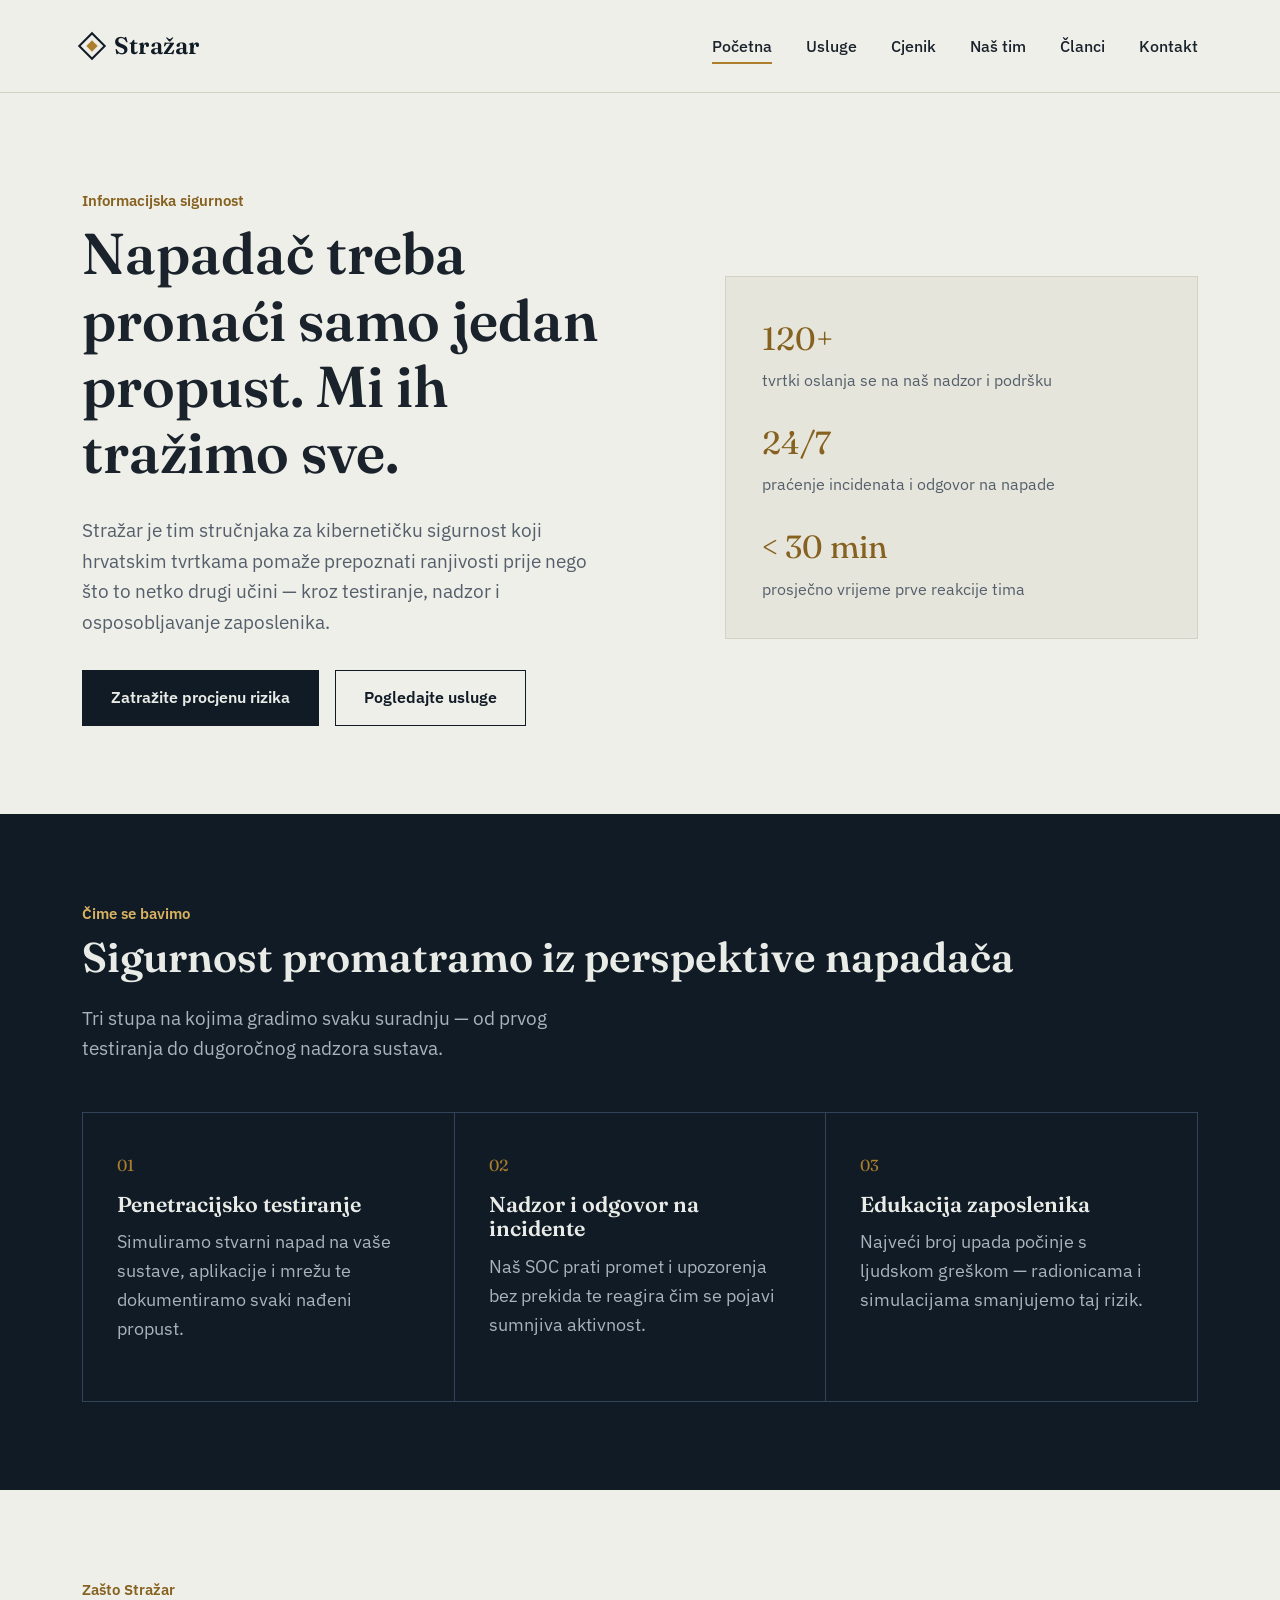
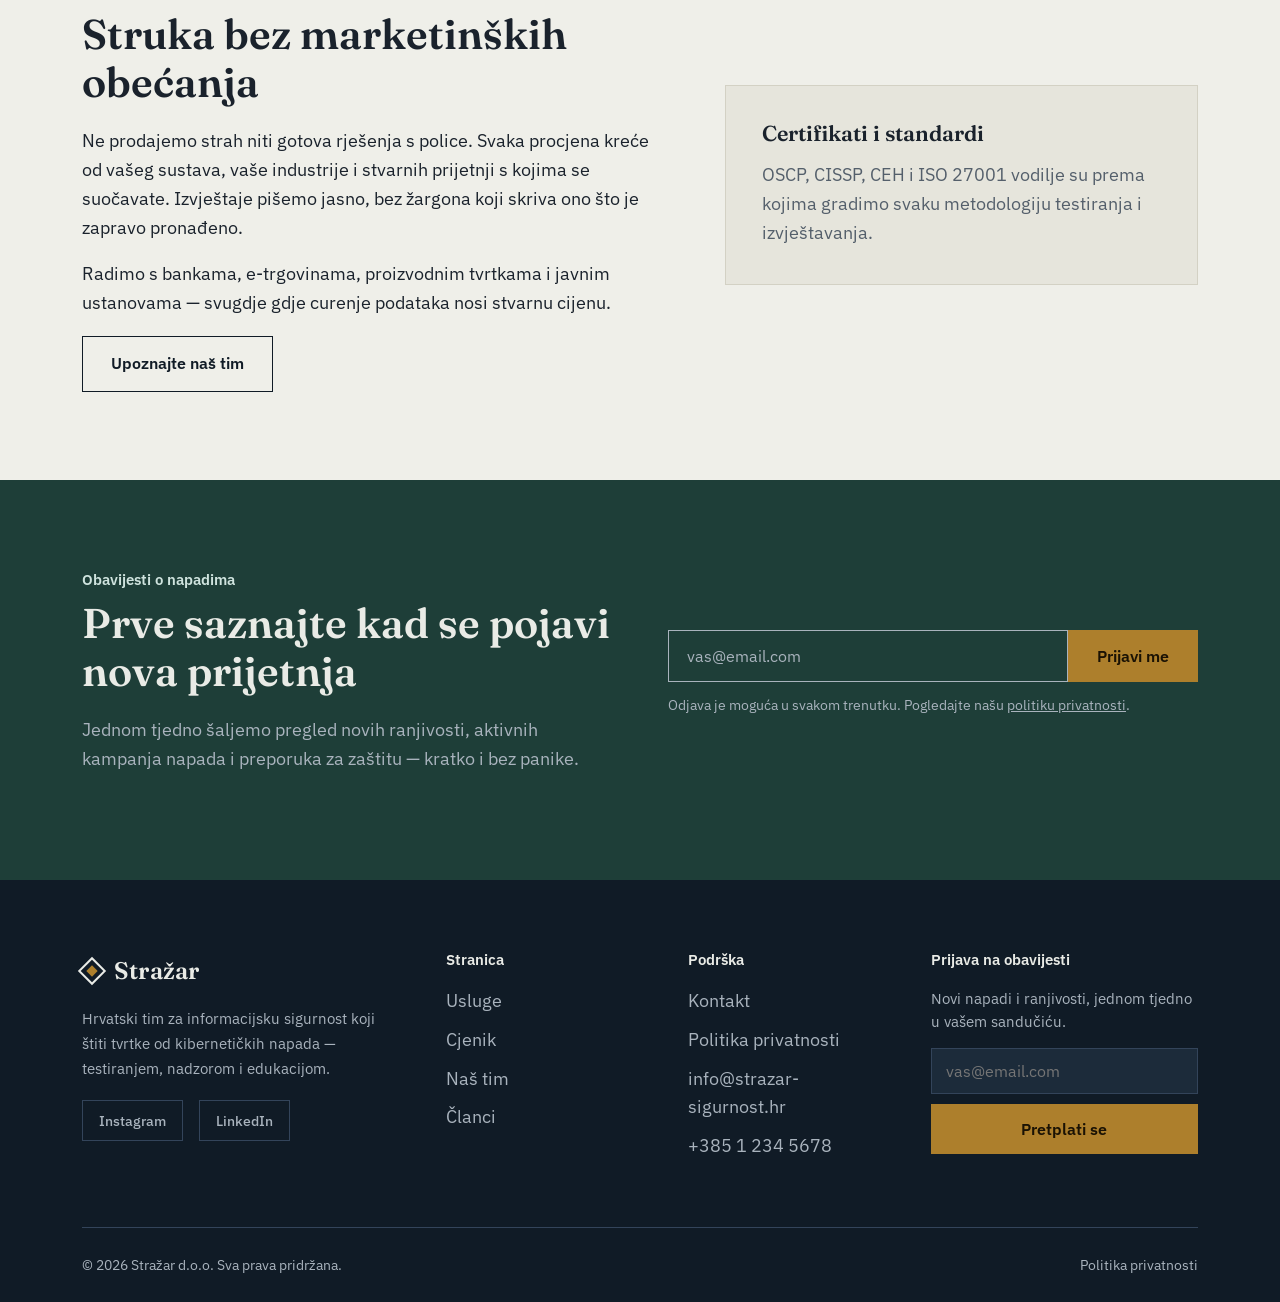
<file: index.html>
<!DOCTYPE html>
<html lang="hr">
<head>
    <meta charset="UTF-8">
    <meta name="viewport" content="width=device-width, initial-scale=1.0">
    <title>Stražar — informacijska sigurnost za tvrtke</title>
    <meta name="description" content="Stražar štiti hrvatske tvrtke od kibernetičkih napada kroz penetracijsko testiranje, 24/7 nadzor i edukaciju zaposlenika.">
    <link rel="preconnect" href="https://fonts.googleapis.com">
    <link rel="preconnect" href="https://fonts.gstatic.com" crossorigin>
    <link href="https://fonts.googleapis.com/css2?family=Fraunces:opsz,wght@9..144,500;9..144,600&family=IBM+Plex+Sans:wght@400;500;600&display=swap" rel="stylesheet">
    <link rel="stylesheet" href="style.css">
</head>
<body>

<header class="site-header">
    <div class="wrap">
        <a href="index.html" class="logo"><span class="logo-mark"></span>Stražar</a>
        <input type="checkbox" id="nav-toggle">
        <label for="nav-toggle" class="nav-toggle-label" aria-label="Otvori izbornik"><span></span></label>
        <nav class="main-nav">
            <ul>
                <li><a href="index.html" class="active">Početna</a></li>
                <li><a href="usluge.html">Usluge</a></li>
                <li><a href="cjenik.html">Cjenik</a></li>
                <li><a href="tim.html">Naš tim</a></li>
                <li><a href="clanci.html">Članci</a></li>
                <li><a href="kontakt.html">Kontakt</a></li>
            </ul>
        </nav>
    </div>
</header>

<main>

    <section class="hero">
        <div class="wrap">
            <div>
                <p class="eyebrow">Informacijska sigurnost</p>
                <h1>Napadač treba pronaći samo jedan propust. Mi ih tražimo sve.</h1>
                <p class="lede">Stražar je tim stručnjaka za kibernetičku sigurnost koji hrvatskim tvrtkama pomaže prepoznati ranjivosti prije nego što to netko drugi učini — kroz testiranje, nadzor i osposobljavanje zaposlenika.</p>
                <div class="hero-actions">
                    <a href="kontakt.html" class="btn">Zatražite procjenu rizika</a>
                    <a href="usluge.html" class="btn secondary">Pogledajte usluge</a>
                </div>
            </div>
            <div class="hero-panel">
                <dl>
                    <div>
                        <dt>120+</dt>
                        <dd>tvrtki oslanja se na naš nadzor i podršku</dd>
                    </div>
                    <div>
                        <dt>24/7</dt>
                        <dd>praćenje incidenata i odgovor na napade</dd>
                    </div>
                    <div>
                        <dt>&lt; 30 min</dt>
                        <dd>prosječno vrijeme prve reakcije tima</dd>
                    </div>
                </dl>
            </div>
        </div>
    </section>

    <section class="section-ink">
        <div class="wrap">
            <p class="eyebrow" style="color:#d9b25f;">Čime se bavimo</p>
            <h2>Sigurnost promatramo iz perspektive napadača</h2>
            <p class="lede" style="color:var(--text-on-ink-muted);">Tri stupa na kojima gradimo svaku suradnju — od prvog testiranja do dugoročnog nadzora sustava.</p>
            <div class="grid-3">
                <div class="card">
                    <p class="num">01</p>
                    <h3>Penetracijsko testiranje</h3>
                    <p style="color:var(--text-on-ink-muted);">Simuliramo stvarni napad na vaše sustave, aplikacije i mrežu te dokumentiramo svaki nađeni propust.</p>
                </div>
                <div class="card">
                    <p class="num">02</p>
                    <h3>Nadzor i odgovor na incidente</h3>
                    <p style="color:var(--text-on-ink-muted);">Naš SOC prati promet i upozorenja bez prekida te reagira čim se pojavi sumnjiva aktivnost.</p>
                </div>
                <div class="card">
                    <p class="num">03</p>
                    <h3>Edukacija zaposlenika</h3>
                    <p style="color:var(--text-on-ink-muted);">Najveći broj upada počinje s ljudskom greškom — radionicama i simulacijama smanjujemo taj rizik.</p>
                </div>
            </div>
        </div>
    </section>

    <section>
        <div class="wrap">
            <div class="hero" style="padding:0;">
                <div class="wrap" style="padding:0;">
                    <div>
                        <p class="eyebrow">Zašto Stražar</p>
                        <h2>Struka bez marketinških obećanja</h2>
                        <p>Ne prodajemo strah niti gotova rješenja s police. Svaka procjena kreće od vašeg sustava, vaše industrije i stvarnih prijetnji s kojima se suočavate. Izvještaje pišemo jasno, bez žargona koji skriva ono što je zapravo pronađeno.</p>
                        <p>Radimo s bankama, e-trgovinama, proizvodnim tvrtkama i javnim ustanovama — svugdje gdje curenje podataka nosi stvarnu cijenu.</p>
                        <a href="tim.html" class="btn secondary">Upoznajte naš tim</a>
                    </div>
                    <div class="hero-panel">
                        <h3 style="margin-bottom:14px;">Certifikati i standardi</h3>
                        <p style="color:var(--text-muted);margin-bottom:0;">OSCP, CISSP, CEH i ISO 27001 vodilje su prema kojima gradimo svaku metodologiju testiranja i izvještavanja.</p>
                    </div>
                </div>
            </div>
        </div>
    </section>

    <section class="section-teal">
        <div class="wrap">
            <div class="newsletter">
                <div>
                    <p class="eyebrow" style="color:#cfe3de;">Obavijesti o napadima</p>
                    <h2>Prve saznajte kad se pojavi nova prijetnja</h2>
                    <p style="color:var(--text-on-ink-muted);">Jednom tjedno šaljemo pregled novih ranjivosti, aktivnih kampanja napada i preporuka za zaštitu — kratko i bez panike.</p>
                </div>
                <div>
                    <form class="newsletter-form" action="#" method="post">
                        <label for="hero-newsletter-email" style="display:none;">Email adresa</label>
                        <input type="email" id="hero-newsletter-email" name="email" placeholder="vas@email.com" required>
                        <button type="submit" class="btn on-ink">Prijavi me</button>
                    </form>
                    <p class="newsletter-fine">Odjava je moguća u svakom trenutku. Pogledajte našu <a href="privatnost.html" style="text-decoration:underline;">politiku privatnosti</a>.</p>
                </div>
            </div>
        </div>
    </section>

</main>

<footer class="site-footer">
    <div class="wrap">
        <div class="footer-grid">
            <div class="footer-about">
                <a href="index.html" class="logo"><span class="logo-mark"></span>Stražar</a>
                <p>Hrvatski tim za informacijsku sigurnost koji štiti tvrtke od kibernetičkih napada — testiranjem, nadzorom i edukacijom.</p>
                <div class="social-links">
                    <a href="https://instagram.com/strazar.si" target="_blank" rel="noopener">Instagram</a>
                    <a href="https://linkedin.com/company/strazar-si" target="_blank" rel="noopener">LinkedIn</a>
                </div>
            </div>
            <div class="footer-links">
                <h4>Stranica</h4>
                <ul>
                    <li><a href="usluge.html">Usluge</a></li>
                    <li><a href="cjenik.html">Cjenik</a></li>
                    <li><a href="tim.html">Naš tim</a></li>
                    <li><a href="clanci.html">Članci</a></li>
                </ul>
            </div>
            <div class="footer-links">
                <h4>Podrška</h4>
                <ul>
                    <li><a href="kontakt.html">Kontakt</a></li>
                    <li><a href="privatnost.html">Politika privatnosti</a></li>
                    <li><a href="mailto:info@strazar-sigurnost.hr">info@strazar-sigurnost.hr</a></li>
                    <li><a href="tel:+38512345678">+385 1 234 5678</a></li>
                </ul>
            </div>
            <div class="footer-newsletter">
                <h4>Prijava na obavijesti</h4>
                <p style="font-size:0.92rem;margin-bottom:14px;">Novi napadi i ranjivosti, jednom tjedno u vašem sandučiću.</p>
                <form action="#" method="post">
                    <label for="footer-email" style="display:none;">Email adresa</label>
                    <input type="email" id="footer-email" name="email" placeholder="vas@email.com" required>
                    <button type="submit" class="btn on-ink">Pretplati se</button>
                </form>
            </div>
        </div>
        <div class="footer-bottom">
            <span>© 2026 Stražar d.o.o. Sva prava pridržana.</span>
            <span><a href="privatnost.html">Politika privatnosti</a></span>
        </div>
    </div>
</footer>

</body>
</html>
</file>
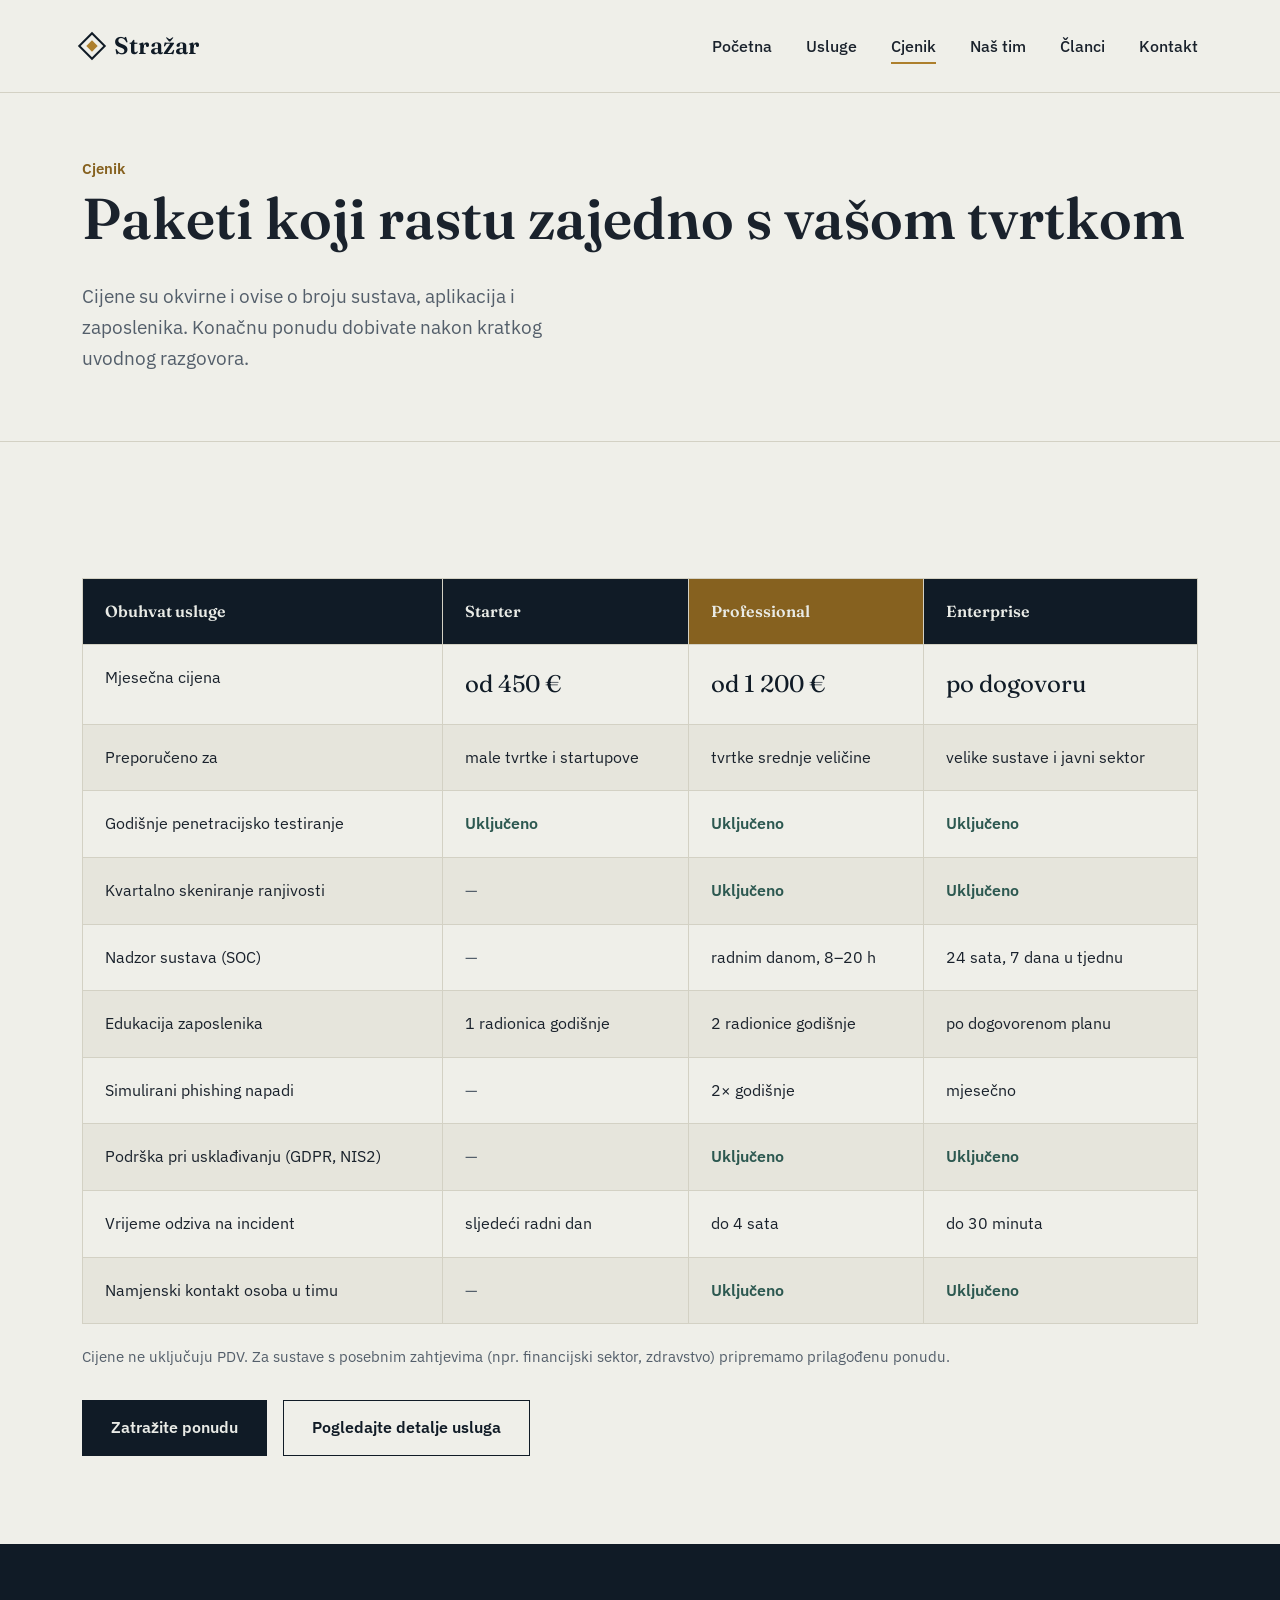
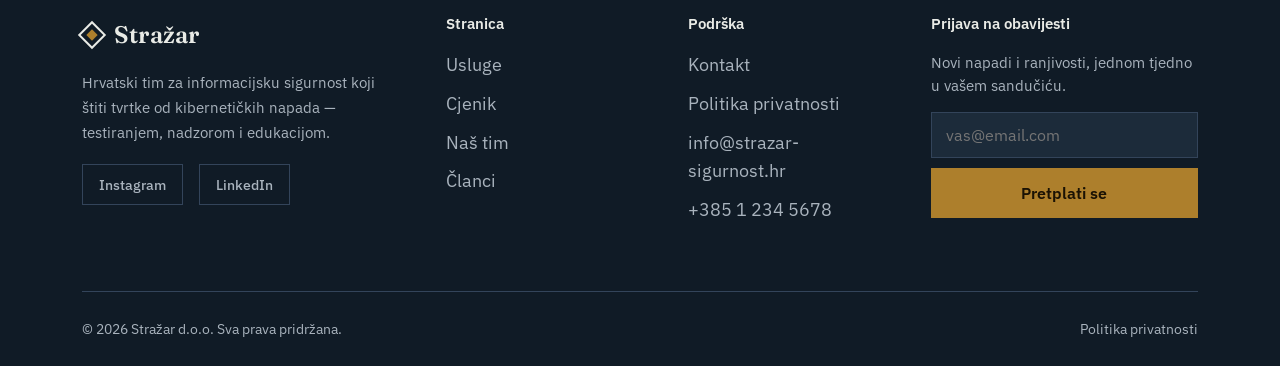
<file: cjenik.html>
<!-- TSD-4RT | AB | 22.09.2026. -->
<!DOCTYPE html>
<html lang="hr">
<head>
    <meta charset="UTF-8">
    <meta name="viewport" content="width=device-width, initial-scale=1.0">
    <title>Cjenik — Stražar</title>
    <meta name="description" content="Tri paketa usluga informacijske sigurnosti prilagođena veličini vaše tvrtke.">
    <link rel="preconnect" href="https://fonts.googleapis.com">
    <link rel="preconnect" href="https://fonts.gstatic.com" crossorigin>
    <link href="https://fonts.googleapis.com/css2?family=Fraunces:opsz,wght@9..144,500;9..144,600&family=IBM+Plex+Sans:wght@400;500;600&display=swap" rel="stylesheet">
    <link rel="stylesheet" href="style.css">
</head>
<body>

<header class="site-header">
    <div class="wrap">
        <a href="index.html" class="logo"><span class="logo-mark"></span>Stražar</a>
        <input type="checkbox" id="nav-toggle">
        <label for="nav-toggle" class="nav-toggle-label" aria-label="Otvori izbornik"><span></span></label>
        <nav class="main-nav">
            <ul>
                <li><a href="index.html">Početna</a></li>
                <li><a href="usluge.html">Usluge</a></li>
                <li><a href="cjenik.html" class="active">Cjenik</a></li>
                <li><a href="tim.html">Naš tim</a></li>
                <li><a href="clanci.html">Članci</a></li>
                <li><a href="kontakt.html">Kontakt</a></li>
            </ul>
        </nav>
    </div>
</header>

<main>

    <section class="page-head">
        <div class="wrap">
            <p class="eyebrow">Cjenik</p>
            <h1>Paketi koji rastu zajedno s vašom tvrtkom</h1>
            <p class="lede">Cijene su okvirne i ovise o broju sustava, aplikacija i zaposlenika. Konačnu ponudu dobivate nakon kratkog uvodnog razgovora.</p>
        </div>
    </section>

    <section>
        <div class="wrap">
            <table class="pricing-table">
                <thead>
                    <tr>
                        <th>Obuhvat usluge</th>
                        <th>Starter</th>
                        <th class="featured">Professional</th>
                        <th>Enterprise</th>
                    </tr>
                </thead>
                <tbody>
                    <tr>
                        <td>Mjesečna cijena</td>
                        <td class="price">od 450 €</td>
                        <td class="price">od 1 200 €</td>
                        <td class="price">po dogovoru</td>
                    </tr>
                    <tr>
                        <td>Preporučeno za</td>
                        <td>male tvrtke i startupove</td>
                        <td>tvrtke srednje veličine</td>
                        <td>velike sustave i javni sektor</td>
                    </tr>
                    <tr>
                        <td>Godišnje penetracijsko testiranje</td>
                        <td class="check">Uključeno</td>
                        <td class="check">Uključeno</td>
                        <td class="check">Uključeno</td>
                    </tr>
                    <tr>
                        <td>Kvartalno skeniranje ranjivosti</td>
                        <td class="dash">—</td>
                        <td class="check">Uključeno</td>
                        <td class="check">Uključeno</td>
                    </tr>
                    <tr>
                        <td>Nadzor sustava (SOC)</td>
                        <td class="dash">—</td>
                        <td>radnim danom, 8–20 h</td>
                        <td>24 sata, 7 dana u tjednu</td>
                    </tr>
                    <tr>
                        <td>Edukacija zaposlenika</td>
                        <td>1 radionica godišnje</td>
                        <td>2 radionice godišnje</td>
                        <td>po dogovorenom planu</td>
                    </tr>
                    <tr>
                        <td>Simulirani phishing napadi</td>
                        <td class="dash">—</td>
                        <td>2× godišnje</td>
                        <td>mjesečno</td>
                    </tr>
                    <tr>
                        <td>Podrška pri usklađivanju (GDPR, NIS2)</td>
                        <td class="dash">—</td>
                        <td class="check">Uključeno</td>
                        <td class="check">Uključeno</td>
                    </tr>
                    <tr>
                        <td>Vrijeme odziva na incident</td>
                        <td>sljedeći radni dan</td>
                        <td>do 4 sata</td>
                        <td>do 30 minuta</td>
                    </tr>
                    <tr>
                        <td>Namjenski kontakt osoba u timu</td>
                        <td class="dash">—</td>
                        <td class="check">Uključeno</td>
                        <td class="check">Uključeno</td>
                    </tr>
                </tbody>
            </table>
            <p class="pricing-note">Cijene ne uključuju PDV. Za sustave s posebnim zahtjevima (npr. financijski sektor, zdravstvo) pripremamo prilagođenu ponudu.</p>
            <div class="hero-actions" style="margin-top:32px;">
                <a href="kontakt.html" class="btn">Zatražite ponudu</a>
                <a href="usluge.html" class="btn secondary">Pogledajte detalje usluga</a>
            </div>
        </div>
    </section>

</main>

<footer class="site-footer">
    <div class="wrap">
        <div class="footer-grid">
            <div class="footer-about">
                <a href="index.html" class="logo"><span class="logo-mark"></span>Stražar</a>
                <p>Hrvatski tim za informacijsku sigurnost koji štiti tvrtke od kibernetičkih napada — testiranjem, nadzorom i edukacijom.</p>
                <div class="social-links">
                    <a href="https://instagram.com/strazar.si" target="_blank" rel="noopener">Instagram</a>
                    <a href="https://linkedin.com/company/strazar-si" target="_blank" rel="noopener">LinkedIn</a>
                </div>
            </div>
            <div class="footer-links">
                <h4>Stranica</h4>
                <ul>
                    <li><a href="usluge.html">Usluge</a></li>
                    <li><a href="cjenik.html">Cjenik</a></li>
                    <li><a href="tim.html">Naš tim</a></li>
                    <li><a href="clanci.html">Članci</a></li>
                </ul>
            </div>
            <div class="footer-links">
                <h4>Podrška</h4>
                <ul>
                    <li><a href="kontakt.html">Kontakt</a></li>
                    <li><a href="privatnost.html">Politika privatnosti</a></li>
                    <li><a href="mailto:info@strazar-sigurnost.hr">info@strazar-sigurnost.hr</a></li>
                    <li><a href="tel:+38512345678">+385 1 234 5678</a></li>
                </ul>
            </div>
            <div class="footer-newsletter">
                <h4>Prijava na obavijesti</h4>
                <p style="font-size:0.92rem;margin-bottom:14px;">Novi napadi i ranjivosti, jednom tjedno u vašem sandučiću.</p>
                <form action="#" method="post">
                    <label for="footer-email" style="display:none;">Email adresa</label>
                    <input type="email" id="footer-email" name="email" placeholder="vas@email.com" required>
                    <button type="submit" class="btn on-ink">Pretplati se</button>
                </form>
            </div>
        </div>
        <div class="footer-bottom">
            <span>© 2026 Stražar d.o.o. Sva prava pridržana.</span>
            <span><a href="privatnost.html">Politika privatnosti</a></span>
        </div>
    </div>
</footer>

</body>
</html>
</file>
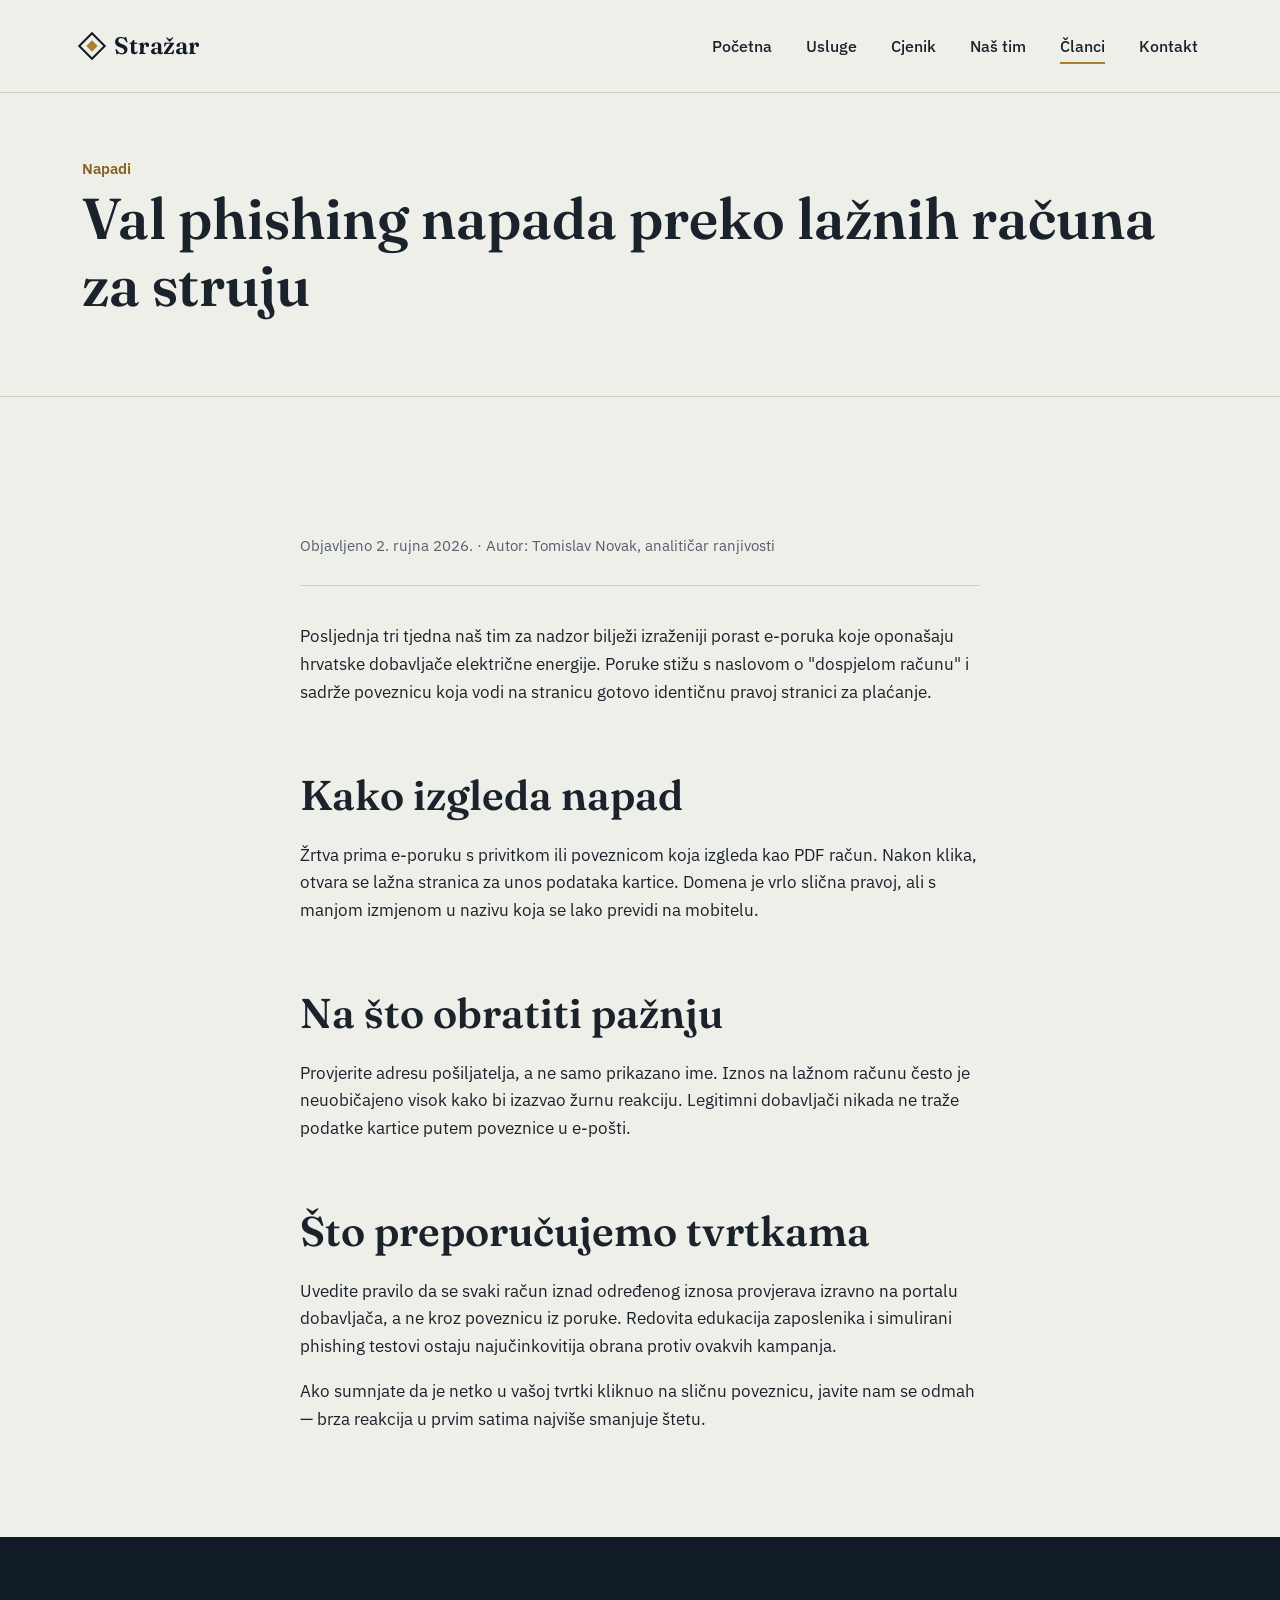
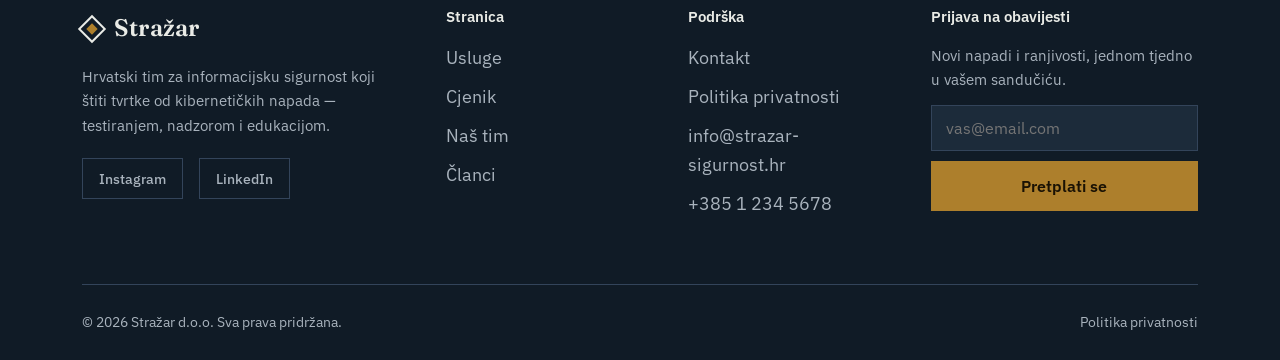
<file: clanak-1.html>
<!-- TSD-4RT | AB | 22.09.2026. -->
<!DOCTYPE html>
<html lang="hr">
<head>
    <meta charset="UTF-8">
    <meta name="viewport" content="width=device-width, initial-scale=1.0">
    <title>Val phishing napada preko lažnih računa za struju — Stražar</title>
    <meta name="description" content="Kako prepoznati lažne račune za struju koji kruže hrvatskim inboxovima posljednjih tjedana.">
    <link rel="preconnect" href="https://fonts.googleapis.com">
    <link rel="preconnect" href="https://fonts.gstatic.com" crossorigin>
    <link href="https://fonts.googleapis.com/css2?family=Fraunces:opsz,wght@9..144,500;9..144,600&family=IBM+Plex+Sans:wght@400;500;600&display=swap" rel="stylesheet">
    <link rel="stylesheet" href="style.css">
</head>
<body>

<header class="site-header">
    <div class="wrap">
        <a href="index.html" class="logo"><span class="logo-mark"></span>Stražar</a>
        <input type="checkbox" id="nav-toggle">
        <label for="nav-toggle" class="nav-toggle-label" aria-label="Otvori izbornik"><span></span></label>
        <nav class="main-nav">
            <ul>
                <li><a href="index.html">Početna</a></li>
                <li><a href="usluge.html">Usluge</a></li>
                <li><a href="cjenik.html">Cjenik</a></li>
                <li><a href="tim.html">Naš tim</a></li>
                <li><a href="clanci.html" class="active">Članci</a></li>
                <li><a href="kontakt.html">Kontakt</a></li>
            </ul>
        </nav>
    </div>
</header>

<main>
    <section class="page-head">
        <div class="wrap">
            <p class="eyebrow">Napadi</p>
            <h1>Val phishing napada preko lažnih računa za struju</h1>
        </div>
    </section>

    <section>
        <div class="wrap">
            <article class="article-body">
                <p class="article-meta">Objavljeno 2. rujna 2026. · Autor: Tomislav Novak, analitičar ranjivosti</p>

                <p>Posljednja tri tjedna naš tim za nadzor bilježi izraženiji porast e-poruka koje oponašaju hrvatske dobavljače električne energije. Poruke stižu s naslovom o "dospjelom računu" i sadrže poveznicu koja vodi na stranicu gotovo identičnu pravoj stranici za plaćanje.</p>

                <h2>Kako izgleda napad</h2>
                <p>Žrtva prima e-poruku s privitkom ili poveznicom koja izgleda kao PDF račun. Nakon klika, otvara se lažna stranica za unos podataka kartice. Domena je vrlo slična pravoj, ali s manjom izmjenom u nazivu koja se lako previdi na mobitelu.</p>

                <h2>Na što obratiti pažnju</h2>
                <p>Provjerite adresu pošiljatelja, a ne samo prikazano ime. Iznos na lažnom računu često je neuobičajeno visok kako bi izazvao žurnu reakciju. Legitimni dobavljači nikada ne traže podatke kartice putem poveznice u e-pošti.</p>

                <h2>Što preporučujemo tvrtkama</h2>
                <p>Uvedite pravilo da se svaki račun iznad određenog iznosa provjerava izravno na portalu dobavljača, a ne kroz poveznicu iz poruke. Redovita edukacija zaposlenika i simulirani phishing testovi ostaju najučinkovitija obrana protiv ovakvih kampanja.</p>

                <p>Ako sumnjate da je netko u vašoj tvrtki kliknuo na sličnu poveznicu, javite nam se odmah — brza reakcija u prvim satima najviše smanjuje štetu.</p>
            </article>
        </div>
    </section>
</main>

<footer class="site-footer">
    <div class="wrap">
        <div class="footer-grid">
            <div class="footer-about">
                <a href="index.html" class="logo"><span class="logo-mark"></span>Stražar</a>
                <p>Hrvatski tim za informacijsku sigurnost koji štiti tvrtke od kibernetičkih napada — testiranjem, nadzorom i edukacijom.</p>
                <div class="social-links">
                    <a href="https://instagram.com/strazar.si" target="_blank" rel="noopener">Instagram</a>
                    <a href="https://linkedin.com/company/strazar-si" target="_blank" rel="noopener">LinkedIn</a>
                </div>
            </div>
            <div class="footer-links">
                <h4>Stranica</h4>
                <ul>
                    <li><a href="usluge.html">Usluge</a></li>
                    <li><a href="cjenik.html">Cjenik</a></li>
                    <li><a href="tim.html">Naš tim</a></li>
                    <li><a href="clanci.html">Članci</a></li>
                </ul>
            </div>
            <div class="footer-links">
                <h4>Podrška</h4>
                <ul>
                    <li><a href="kontakt.html">Kontakt</a></li>
                    <li><a href="privatnost.html">Politika privatnosti</a></li>
                    <li><a href="mailto:info@strazar-sigurnost.hr">info@strazar-sigurnost.hr</a></li>
                    <li><a href="tel:+38512345678">+385 1 234 5678</a></li>
                </ul>
            </div>
            <div class="footer-newsletter">
                <h4>Prijava na obavijesti</h4>
                <p style="font-size:0.92rem;margin-bottom:14px;">Novi napadi i ranjivosti, jednom tjedno u vašem sandučiću.</p>
                <form action="#" method="post">
                    <label for="footer-email" style="display:none;">Email adresa</label>
                    <input type="email" id="footer-email" name="email" placeholder="vas@email.com" required>
                    <button type="submit" class="btn on-ink">Pretplati se</button>
                </form>
            </div>
        </div>
        <div class="footer-bottom">
            <span>© 2026 Stražar d.o.o. Sva prava pridržana.</span>
            <span><a href="privatnost.html">Politika privatnosti</a></span>
        </div>
    </div>
</footer>

</body>
</html>
</file>
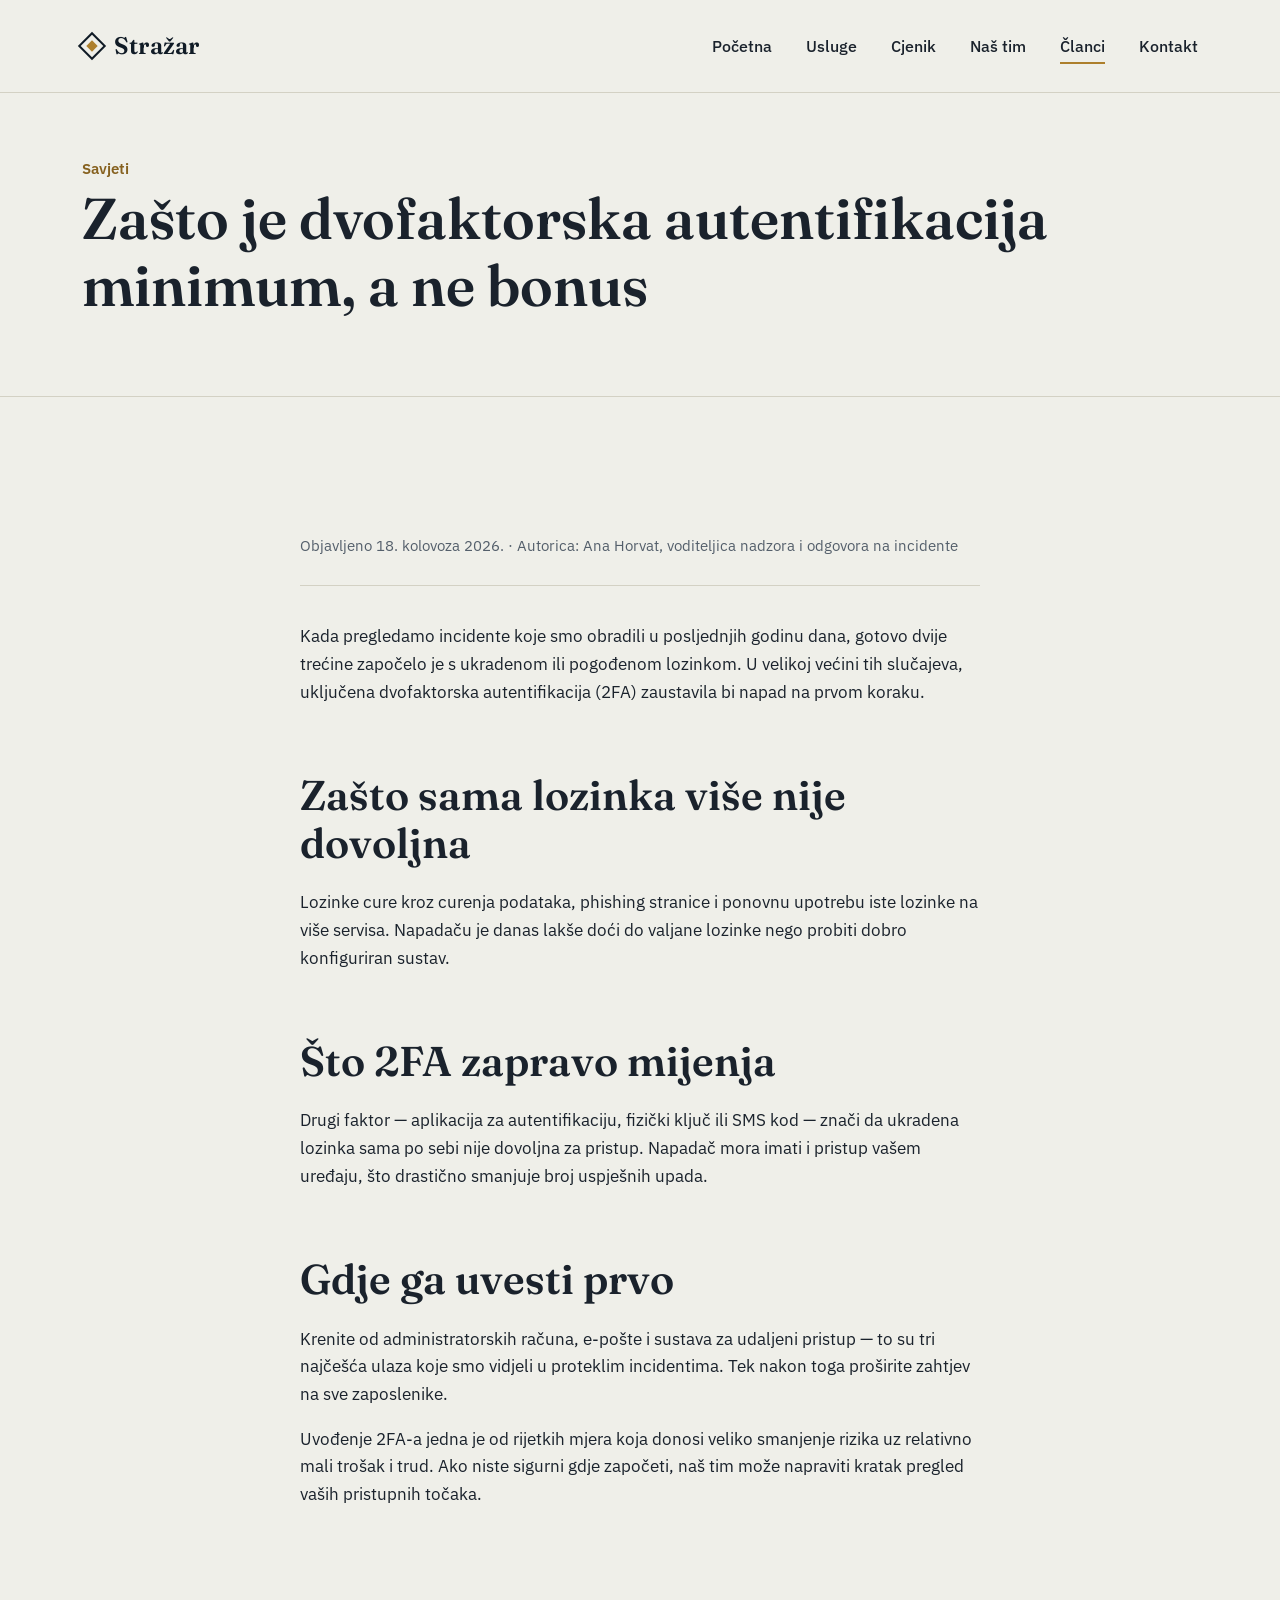
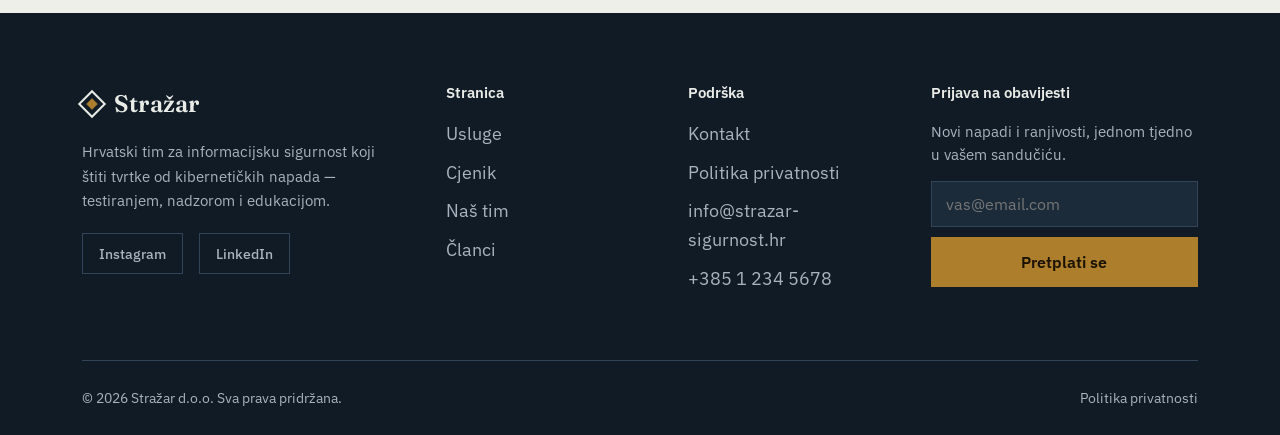
<file: clanak-2.html>
<!-- TSD-4RT | AB | 22.09.2026. -->
<!DOCTYPE html>
<html lang="hr">
<head>
    <meta charset="UTF-8">
    <meta name="viewport" content="width=device-width, initial-scale=1.0">
    <title>Zašto je dvofaktorska autentifikacija minimum, a ne bonus — Stražar</title>
    <meta name="description" content="Analiza incidenata pokazuje da bi većina bila spriječena jednom jednostavnom mjerom.">
    <link rel="preconnect" href="https://fonts.googleapis.com">
    <link rel="preconnect" href="https://fonts.gstatic.com" crossorigin>
    <link href="https://fonts.googleapis.com/css2?family=Fraunces:opsz,wght@9..144,500;9..144,600&family=IBM+Plex+Sans:wght@400;500;600&display=swap" rel="stylesheet">
    <link rel="stylesheet" href="style.css">
</head>
<body>

<header class="site-header">
    <div class="wrap">
        <a href="index.html" class="logo"><span class="logo-mark"></span>Stražar</a>
        <input type="checkbox" id="nav-toggle">
        <label for="nav-toggle" class="nav-toggle-label" aria-label="Otvori izbornik"><span></span></label>
        <nav class="main-nav">
            <ul>
                <li><a href="index.html">Početna</a></li>
                <li><a href="usluge.html">Usluge</a></li>
                <li><a href="cjenik.html">Cjenik</a></li>
                <li><a href="tim.html">Naš tim</a></li>
                <li><a href="clanci.html" class="active">Članci</a></li>
                <li><a href="kontakt.html">Kontakt</a></li>
            </ul>
        </nav>
    </div>
</header>

<main>
    <section class="page-head">
        <div class="wrap">
            <p class="eyebrow">Savjeti</p>
            <h1>Zašto je dvofaktorska autentifikacija minimum, a ne bonus</h1>
        </div>
    </section>

    <section>
        <div class="wrap">
            <article class="article-body">
                <p class="article-meta">Objavljeno 18. kolovoza 2026. · Autorica: Ana Horvat, voditeljica nadzora i odgovora na incidente</p>

                <p>Kada pregledamo incidente koje smo obradili u posljednjih godinu dana, gotovo dvije trećine započelo je s ukradenom ili pogođenom lozinkom. U velikoj većini tih slučajeva, uključena dvofaktorska autentifikacija (2FA) zaustavila bi napad na prvom koraku.</p>

                <h2>Zašto sama lozinka više nije dovoljna</h2>
                <p>Lozinke cure kroz curenja podataka, phishing stranice i ponovnu upotrebu iste lozinke na više servisa. Napadaču je danas lakše doći do valjane lozinke nego probiti dobro konfiguriran sustav.</p>

                <h2>Što 2FA zapravo mijenja</h2>
                <p>Drugi faktor — aplikacija za autentifikaciju, fizički ključ ili SMS kod — znači da ukradena lozinka sama po sebi nije dovoljna za pristup. Napadač mora imati i pristup vašem uređaju, što drastično smanjuje broj uspješnih upada.</p>

                <h2>Gdje ga uvesti prvo</h2>
                <p>Krenite od administratorskih računa, e-pošte i sustava za udaljeni pristup — to su tri najčešća ulaza koje smo vidjeli u proteklim incidentima. Tek nakon toga proširite zahtjev na sve zaposlenike.</p>

                <p>Uvođenje 2FA-a jedna je od rijetkih mjera koja donosi veliko smanjenje rizika uz relativno mali trošak i trud. Ako niste sigurni gdje započeti, naš tim može napraviti kratak pregled vaših pristupnih točaka.</p>
            </article>
        </div>
    </section>
</main>

<footer class="site-footer">
    <div class="wrap">
        <div class="footer-grid">
            <div class="footer-about">
                <a href="index.html" class="logo"><span class="logo-mark"></span>Stražar</a>
                <p>Hrvatski tim za informacijsku sigurnost koji štiti tvrtke od kibernetičkih napada — testiranjem, nadzorom i edukacijom.</p>
                <div class="social-links">
                    <a href="https://instagram.com/strazar.si" target="_blank" rel="noopener">Instagram</a>
                    <a href="https://linkedin.com/company/strazar-si" target="_blank" rel="noopener">LinkedIn</a>
                </div>
            </div>
            <div class="footer-links">
                <h4>Stranica</h4>
                <ul>
                    <li><a href="usluge.html">Usluge</a></li>
                    <li><a href="cjenik.html">Cjenik</a></li>
                    <li><a href="tim.html">Naš tim</a></li>
                    <li><a href="clanci.html">Članci</a></li>
                </ul>
            </div>
            <div class="footer-links">
                <h4>Podrška</h4>
                <ul>
                    <li><a href="kontakt.html">Kontakt</a></li>
                    <li><a href="privatnost.html">Politika privatnosti</a></li>
                    <li><a href="mailto:info@strazar-sigurnost.hr">info@strazar-sigurnost.hr</a></li>
                    <li><a href="tel:+38512345678">+385 1 234 5678</a></li>
                </ul>
            </div>
            <div class="footer-newsletter">
                <h4>Prijava na obavijesti</h4>
                <p style="font-size:0.92rem;margin-bottom:14px;">Novi napadi i ranjivosti, jednom tjedno u vašem sandučiću.</p>
                <form action="#" method="post">
                    <label for="footer-email" style="display:none;">Email adresa</label>
                    <input type="email" id="footer-email" name="email" placeholder="vas@email.com" required>
                    <button type="submit" class="btn on-ink">Pretplati se</button>
                </form>
            </div>
        </div>
        <div class="footer-bottom">
            <span>© 2026 Stražar d.o.o. Sva prava pridržana.</span>
            <span><a href="privatnost.html">Politika privatnosti</a></span>
        </div>
    </div>
</footer>

</body>
</html>
</file>
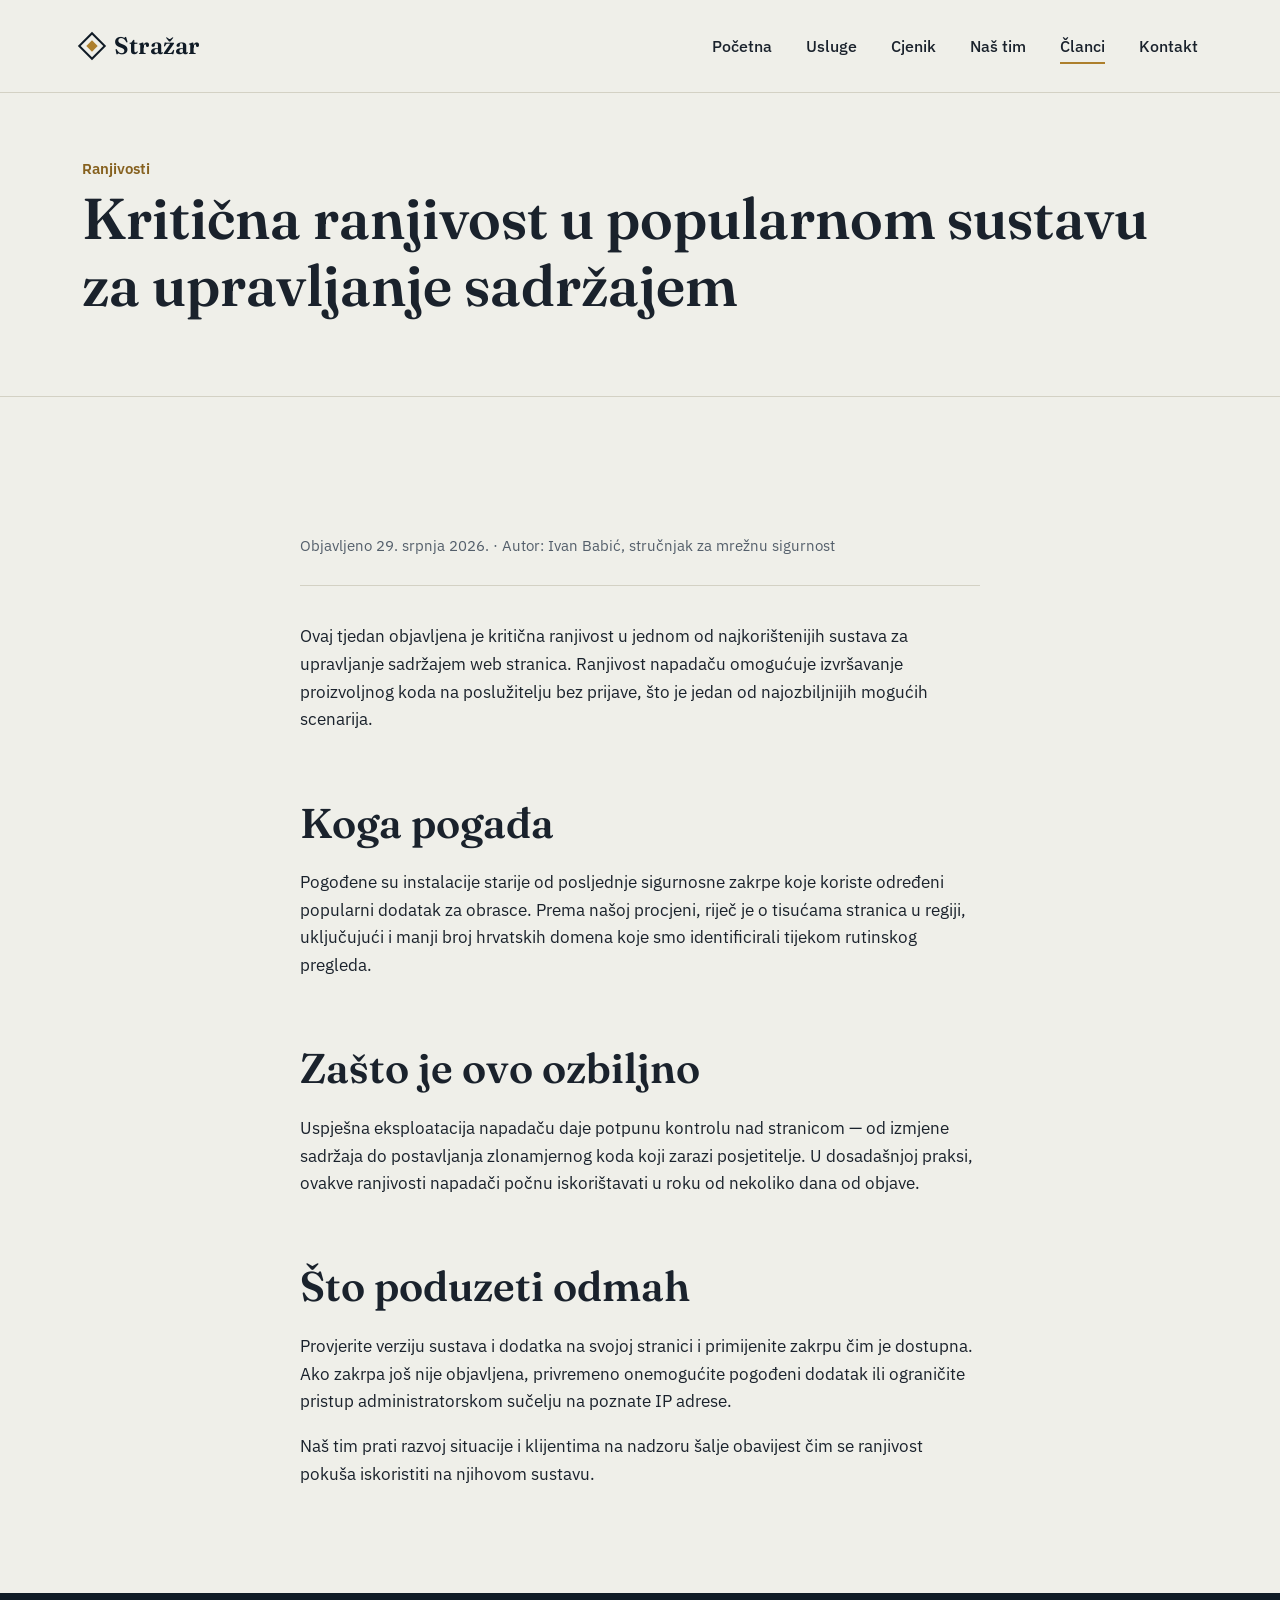
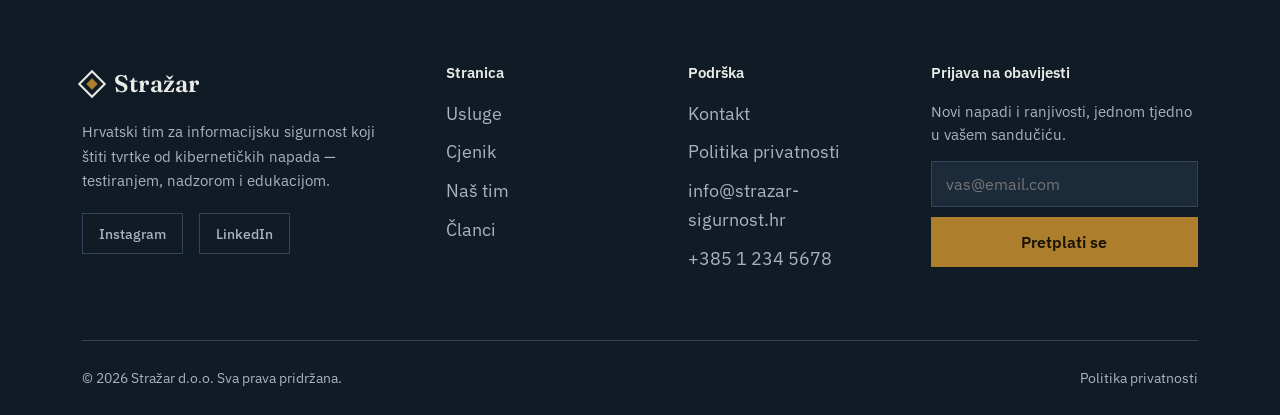
<file: clanak-3.html>
<!-- TSD-4RT | AB | 22.09.2026. -->
<!DOCTYPE html>
<html lang="hr">
<head>
    <meta charset="UTF-8">
    <meta name="viewport" content="width=device-width, initial-scale=1.0">
    <title>Kritična ranjivost u popularnom sustavu za upravljanje sadržajem — Stražar</title>
    <meta name="description" content="Koga pogađa nova kritična ranjivost i koje korake poduzeti dok zakrpa ne bude dostupna.">
    <link rel="preconnect" href="https://fonts.googleapis.com">
    <link rel="preconnect" href="https://fonts.gstatic.com" crossorigin>
    <link href="https://fonts.googleapis.com/css2?family=Fraunces:opsz,wght@9..144,500;9..144,600&family=IBM+Plex+Sans:wght@400;500;600&display=swap" rel="stylesheet">
    <link rel="stylesheet" href="style.css">
</head>
<body>

<header class="site-header">
    <div class="wrap">
        <a href="index.html" class="logo"><span class="logo-mark"></span>Stražar</a>
        <input type="checkbox" id="nav-toggle">
        <label for="nav-toggle" class="nav-toggle-label" aria-label="Otvori izbornik"><span></span></label>
        <nav class="main-nav">
            <ul>
                <li><a href="index.html">Početna</a></li>
                <li><a href="usluge.html">Usluge</a></li>
                <li><a href="cjenik.html">Cjenik</a></li>
                <li><a href="tim.html">Naš tim</a></li>
                <li><a href="clanci.html" class="active">Članci</a></li>
                <li><a href="kontakt.html">Kontakt</a></li>
            </ul>
        </nav>
    </div>
</header>

<main>
    <section class="page-head">
        <div class="wrap">
            <p class="eyebrow">Ranjivosti</p>
            <h1>Kritična ranjivost u popularnom sustavu za upravljanje sadržajem</h1>
        </div>
    </section>

    <section>
        <div class="wrap">
            <article class="article-body">
                <p class="article-meta">Objavljeno 29. srpnja 2026. · Autor: Ivan Babić, stručnjak za mrežnu sigurnost</p>

                <p>Ovaj tjedan objavljena je kritična ranjivost u jednom od najkorištenijih sustava za upravljanje sadržajem web stranica. Ranjivost napadaču omogućuje izvršavanje proizvoljnog koda na poslužitelju bez prijave, što je jedan od najozbiljnijih mogućih scenarija.</p>

                <h2>Koga pogađa</h2>
                <p>Pogođene su instalacije starije od posljednje sigurnosne zakrpe koje koriste određeni popularni dodatak za obrasce. Prema našoj procjeni, riječ je o tisućama stranica u regiji, uključujući i manji broj hrvatskih domena koje smo identificirali tijekom rutinskog pregleda.</p>

                <h2>Zašto je ovo ozbiljno</h2>
                <p>Uspješna eksploatacija napadaču daje potpunu kontrolu nad stranicom — od izmjene sadržaja do postavljanja zlonamjernog koda koji zarazi posjetitelje. U dosadašnjoj praksi, ovakve ranjivosti napadači počnu iskorištavati u roku od nekoliko dana od objave.</p>

                <h2>Što poduzeti odmah</h2>
                <p>Provjerite verziju sustava i dodatka na svojoj stranici i primijenite zakrpu čim je dostupna. Ako zakrpa još nije objavljena, privremeno onemogućite pogođeni dodatak ili ograničite pristup administratorskom sučelju na poznate IP adrese.</p>

                <p>Naš tim prati razvoj situacije i klijentima na nadzoru šalje obavijest čim se ranjivost pokuša iskoristiti na njihovom sustavu.</p>
            </article>
        </div>
    </section>
</main>

<footer class="site-footer">
    <div class="wrap">
        <div class="footer-grid">
            <div class="footer-about">
                <a href="index.html" class="logo"><span class="logo-mark"></span>Stražar</a>
                <p>Hrvatski tim za informacijsku sigurnost koji štiti tvrtke od kibernetičkih napada — testiranjem, nadzorom i edukacijom.</p>
                <div class="social-links">
                    <a href="https://instagram.com/strazar.si" target="_blank" rel="noopener">Instagram</a>
                    <a href="https://linkedin.com/company/strazar-si" target="_blank" rel="noopener">LinkedIn</a>
                </div>
            </div>
            <div class="footer-links">
                <h4>Stranica</h4>
                <ul>
                    <li><a href="usluge.html">Usluge</a></li>
                    <li><a href="cjenik.html">Cjenik</a></li>
                    <li><a href="tim.html">Naš tim</a></li>
                    <li><a href="clanci.html">Članci</a></li>
                </ul>
            </div>
            <div class="footer-links">
                <h4>Podrška</h4>
                <ul>
                    <li><a href="kontakt.html">Kontakt</a></li>
                    <li><a href="privatnost.html">Politika privatnosti</a></li>
                    <li><a href="mailto:info@strazar-sigurnost.hr">info@strazar-sigurnost.hr</a></li>
                    <li><a href="tel:+38512345678">+385 1 234 5678</a></li>
                </ul>
            </div>
            <div class="footer-newsletter">
                <h4>Prijava na obavijesti</h4>
                <p style="font-size:0.92rem;margin-bottom:14px;">Novi napadi i ranjivosti, jednom tjedno u vašem sandučiću.</p>
                <form action="#" method="post">
                    <label for="footer-email" style="display:none;">Email adresa</label>
                    <input type="email" id="footer-email" name="email" placeholder="vas@email.com" required>
                    <button type="submit" class="btn on-ink">Pretplati se</button>
                </form>
            </div>
        </div>
        <div class="footer-bottom">
            <span>© 2026 Stražar d.o.o. Sva prava pridržana.</span>
            <span><a href="privatnost.html">Politika privatnosti</a></span>
        </div>
    </div>
</footer>

</body>
</html>
</file>
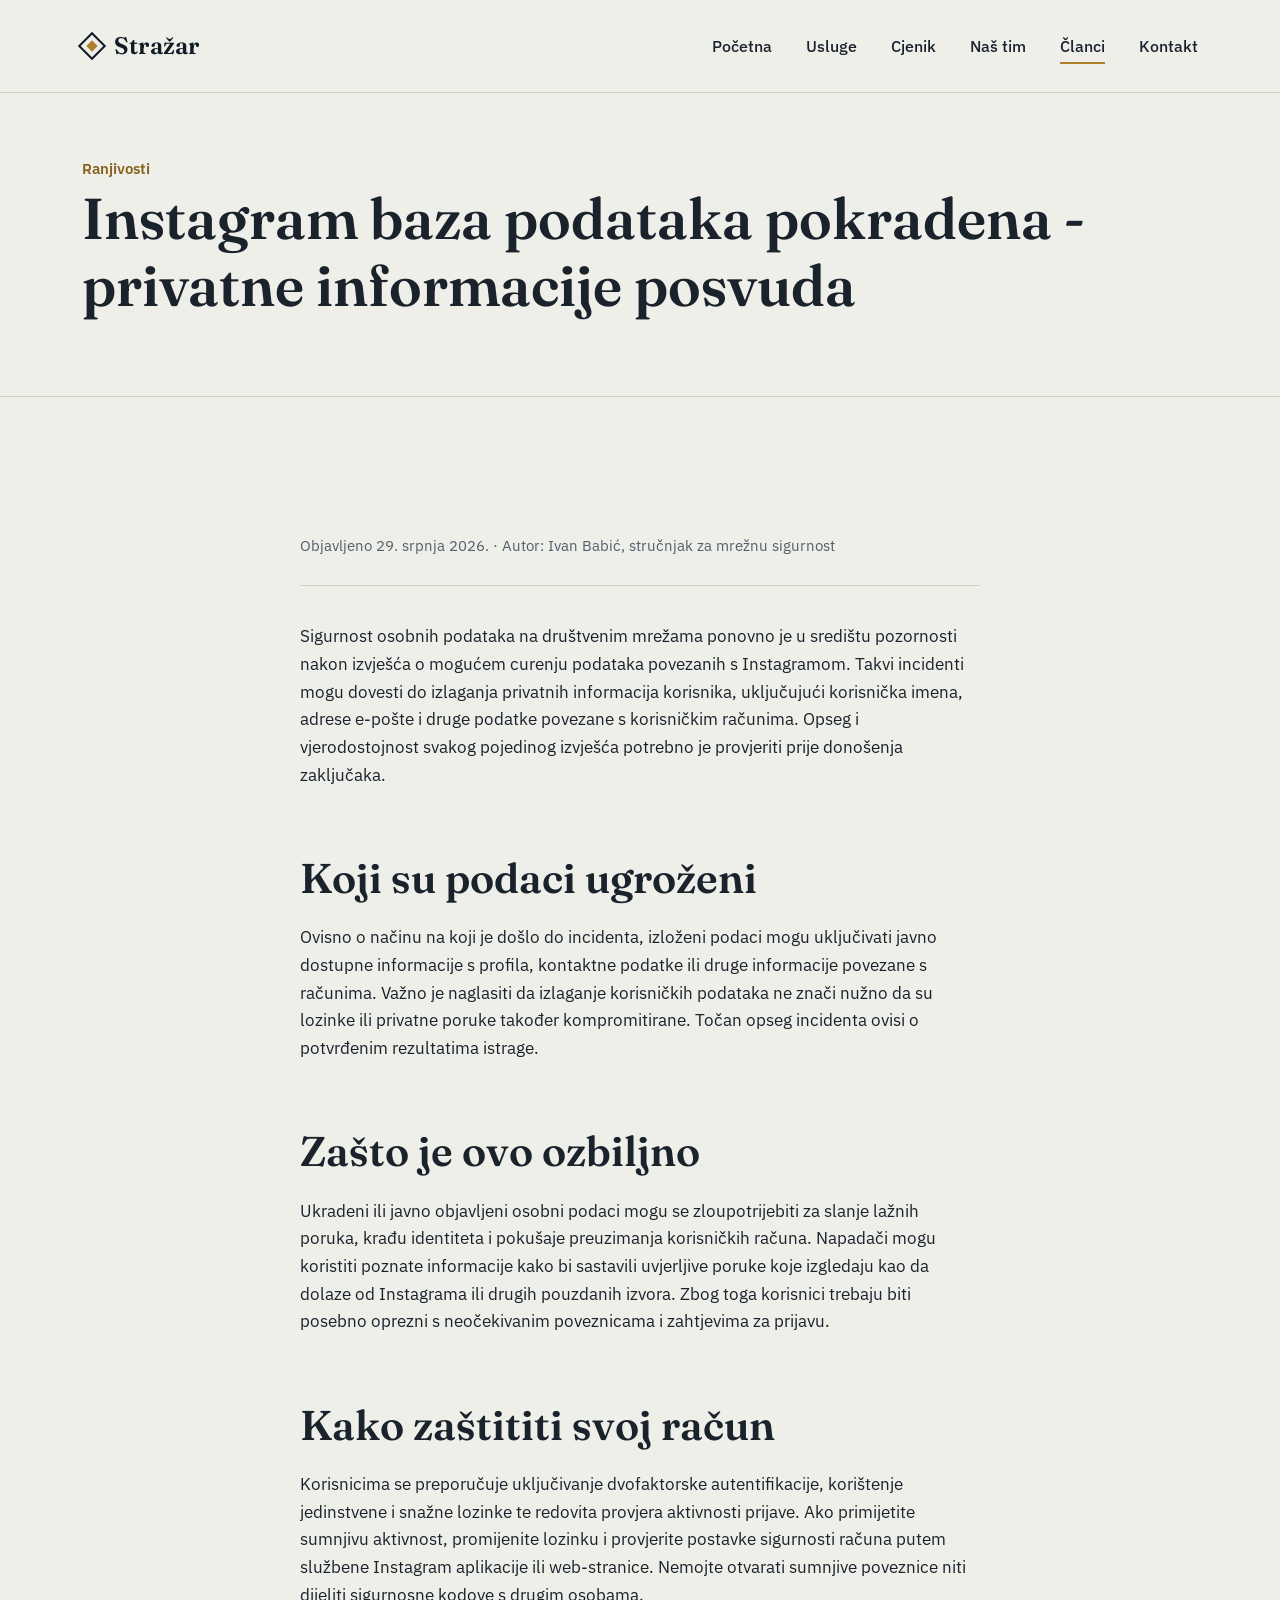
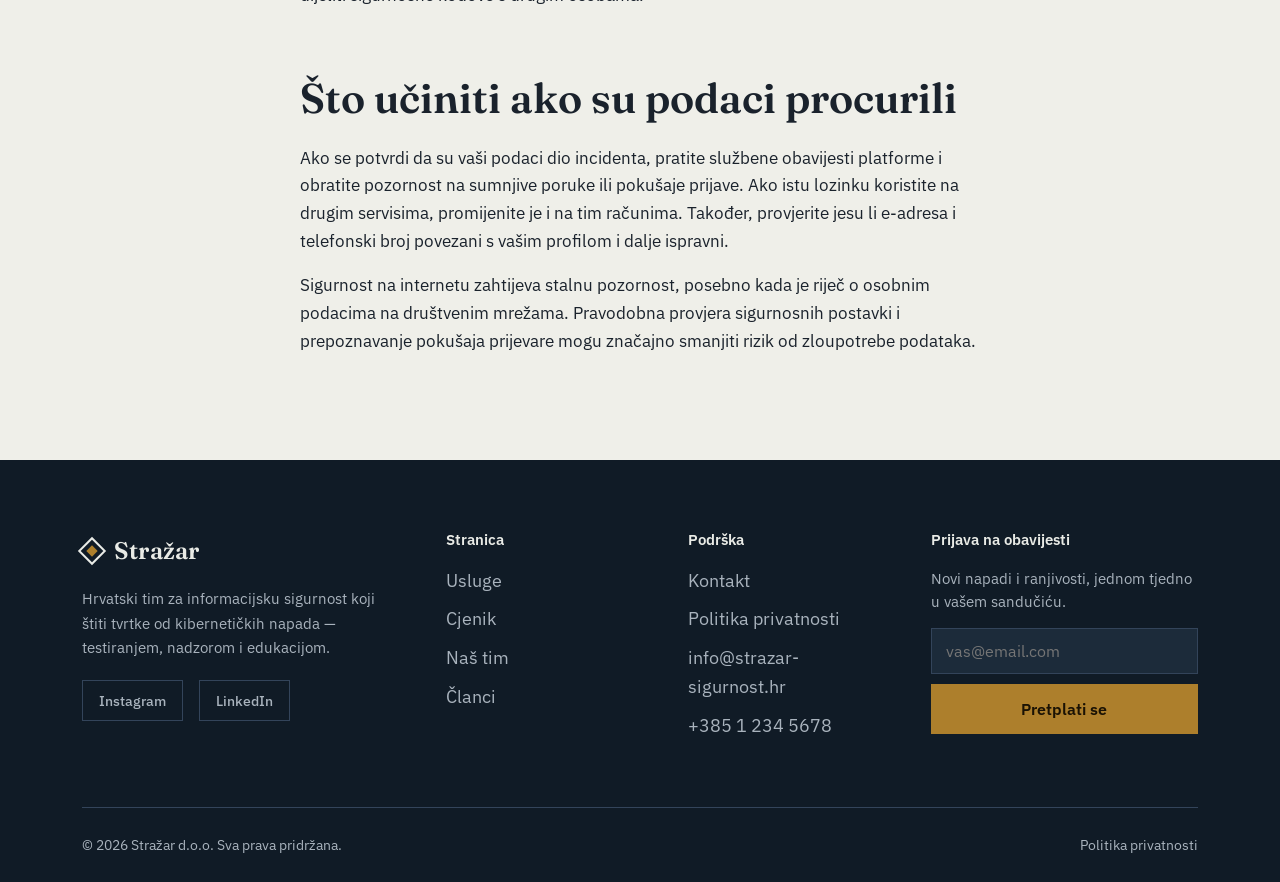
<file: clanak-4.htm>
<!-- TSD-4RT | AB | 22.09.2026. -->
<!DOCTYPE html>
<html lang="hr">
<head>
    <meta charset="UTF-8">
    <meta name="viewport" content="width=device-width, initial-scale=1.0">
    <title>Instagram baza podataka pokradena - privatne informacije posvuda</title>
    <meta name="description" content="Koga pogađa nova kritična ranjivost i koje korake poduzeti dok zakrpa ne bude dostupna.">
    <link rel="preconnect" href="https://fonts.googleapis.com">
    <link rel="preconnect" href="https://fonts.gstatic.com" crossorigin>
    <link href="https://fonts.googleapis.com/css2?family=Fraunces:opsz,wght@9..144,500;9..144,600&family=IBM+Plex+Sans:wght@400;500;600&display=swap" rel="stylesheet">
    <link rel="stylesheet" href="style.css">
</head>
<body>

<header class="site-header">
    <div class="wrap">
        <a href="index.html" class="logo"><span class="logo-mark"></span>Stražar</a>
        <input type="checkbox" id="nav-toggle">
        <label for="nav-toggle" class="nav-toggle-label" aria-label="Otvori izbornik"><span></span></label>
        <nav class="main-nav">
            <ul>
                <li><a href="index.html">Početna</a></li>
                <li><a href="usluge.html">Usluge</a></li>
                <li><a href="cjenik.html">Cjenik</a></li>
                <li><a href="tim.html">Naš tim</a></li>
                <li><a href="clanci.html" class="active">Članci</a></li>
                <li><a href="kontakt.html">Kontakt</a></li>
            </ul>
        </nav>
    </div>
</header>

<main>
    <section class="page-head">
        <div class="wrap">
            <p class="eyebrow">Ranjivosti</p>
            <h1>Instagram baza podataka pokradena - privatne informacije posvuda</h1>
        </div>
    </section>

    <section>
        <div class="wrap">
            <article class="article-body">
                <p class="article-meta">Objavljeno 29. srpnja 2026. · Autor: Ivan Babić, stručnjak za mrežnu sigurnost</p>
            
                <p>Sigurnost osobnih podataka na društvenim mrežama ponovno je u središtu pozornosti nakon izvješća o mogućem curenju podataka povezanih s Instagramom. Takvi incidenti mogu dovesti do izlaganja privatnih informacija korisnika, uključujući korisnička imena, adrese e-pošte i druge podatke povezane s korisničkim računima. Opseg i vjerodostojnost svakog pojedinog izvješća potrebno je provjeriti prije donošenja zaključaka.</p>
            
                <h2>Koji su podaci ugroženi</h2>
                <p>Ovisno o načinu na koji je došlo do incidenta, izloženi podaci mogu uključivati javno dostupne informacije s profila, kontaktne podatke ili druge informacije povezane s računima. Važno je naglasiti da izlaganje korisničkih podataka ne znači nužno da su lozinke ili privatne poruke također kompromitirane. Točan opseg incidenta ovisi o potvrđenim rezultatima istrage.</p>
            
                <h2>Zašto je ovo ozbiljno</h2>
                <p>Ukradeni ili javno objavljeni osobni podaci mogu se zloupotrijebiti za slanje lažnih poruka, krađu identiteta i pokušaje preuzimanja korisničkih računa. Napadači mogu koristiti poznate informacije kako bi sastavili uvjerljive poruke koje izgledaju kao da dolaze od Instagrama ili drugih pouzdanih izvora. Zbog toga korisnici trebaju biti posebno oprezni s neočekivanim poveznicama i zahtjevima za prijavu.</p>
            
                <h2>Kako zaštititi svoj račun</h2>
                <p>Korisnicima se preporučuje uključivanje dvofaktorske autentifikacije, korištenje jedinstvene i snažne lozinke te redovita provjera aktivnosti prijave. Ako primijetite sumnjivu aktivnost, promijenite lozinku i provjerite postavke sigurnosti računa putem službene Instagram aplikacije ili web-stranice. Nemojte otvarati sumnjive poveznice niti dijeliti sigurnosne kodove s drugim osobama.</p>
            
                <h2>Što učiniti ako su podaci procurili</h2>
                <p>Ako se potvrdi da su vaši podaci dio incidenta, pratite službene obavijesti platforme i obratite pozornost na sumnjive poruke ili pokušaje prijave. Ako istu lozinku koristite na drugim servisima, promijenite je i na tim računima. Također, provjerite jesu li e-adresa i telefonski broj povezani s vašim profilom i dalje ispravni.</p>
            
                <p>Sigurnost na internetu zahtijeva stalnu pozornost, posebno kada je riječ o osobnim podacima na društvenim mrežama. Pravodobna provjera sigurnosnih postavki i prepoznavanje pokušaja prijevare mogu značajno smanjiti rizik od zloupotrebe podataka.</p>
            </article>
        </div>
    </section>
</main>

<footer class="site-footer">
    <div class="wrap">
        <div class="footer-grid">
            <div class="footer-about">
                <a href="index.html" class="logo"><span class="logo-mark"></span>Stražar</a>
                <p>Hrvatski tim za informacijsku sigurnost koji štiti tvrtke od kibernetičkih napada — testiranjem, nadzorom i edukacijom.</p>
                <div class="social-links">
                    <a href="https://instagram.com/strazar.si" target="_blank" rel="noopener">Instagram</a>
                    <a href="https://linkedin.com/company/strazar-si" target="_blank" rel="noopener">LinkedIn</a>
                </div>
            </div>
            <div class="footer-links">
                <h4>Stranica</h4>
                <ul>
                    <li><a href="usluge.html">Usluge</a></li>
                    <li><a href="cjenik.html">Cjenik</a></li>
                    <li><a href="tim.html">Naš tim</a></li>
                    <li><a href="clanci.html">Članci</a></li>
                </ul>
            </div>
            <div class="footer-links">
                <h4>Podrška</h4>
                <ul>
                    <li><a href="kontakt.html">Kontakt</a></li>
                    <li><a href="privatnost.html">Politika privatnosti</a></li>
                    <li><a href="mailto:info@strazar-sigurnost.hr">info@strazar-sigurnost.hr</a></li>
                    <li><a href="tel:+38512345678">+385 1 234 5678</a></li>
                </ul>
            </div>
            <div class="footer-newsletter">
                <h4>Prijava na obavijesti</h4>
                <p style="font-size:0.92rem;margin-bottom:14px;">Novi napadi i ranjivosti, jednom tjedno u vašem sandučiću.</p>
                <form action="#" method="post">
                    <label for="footer-email" style="display:none;">Email adresa</label>
                    <input type="email" id="footer-email" name="email" placeholder="vas@email.com" required>
                    <button type="submit" class="btn on-ink">Pretplati se</button>
                </form>
            </div>
        </div>
        <div class="footer-bottom">
            <span>© 2026 Stražar d.o.o. Sva prava pridržana.</span>
            <span><a href="privatnost.html">Politika privatnosti</a></span>
        </div>
    </div>
</footer>

</body>
</html>
</file>
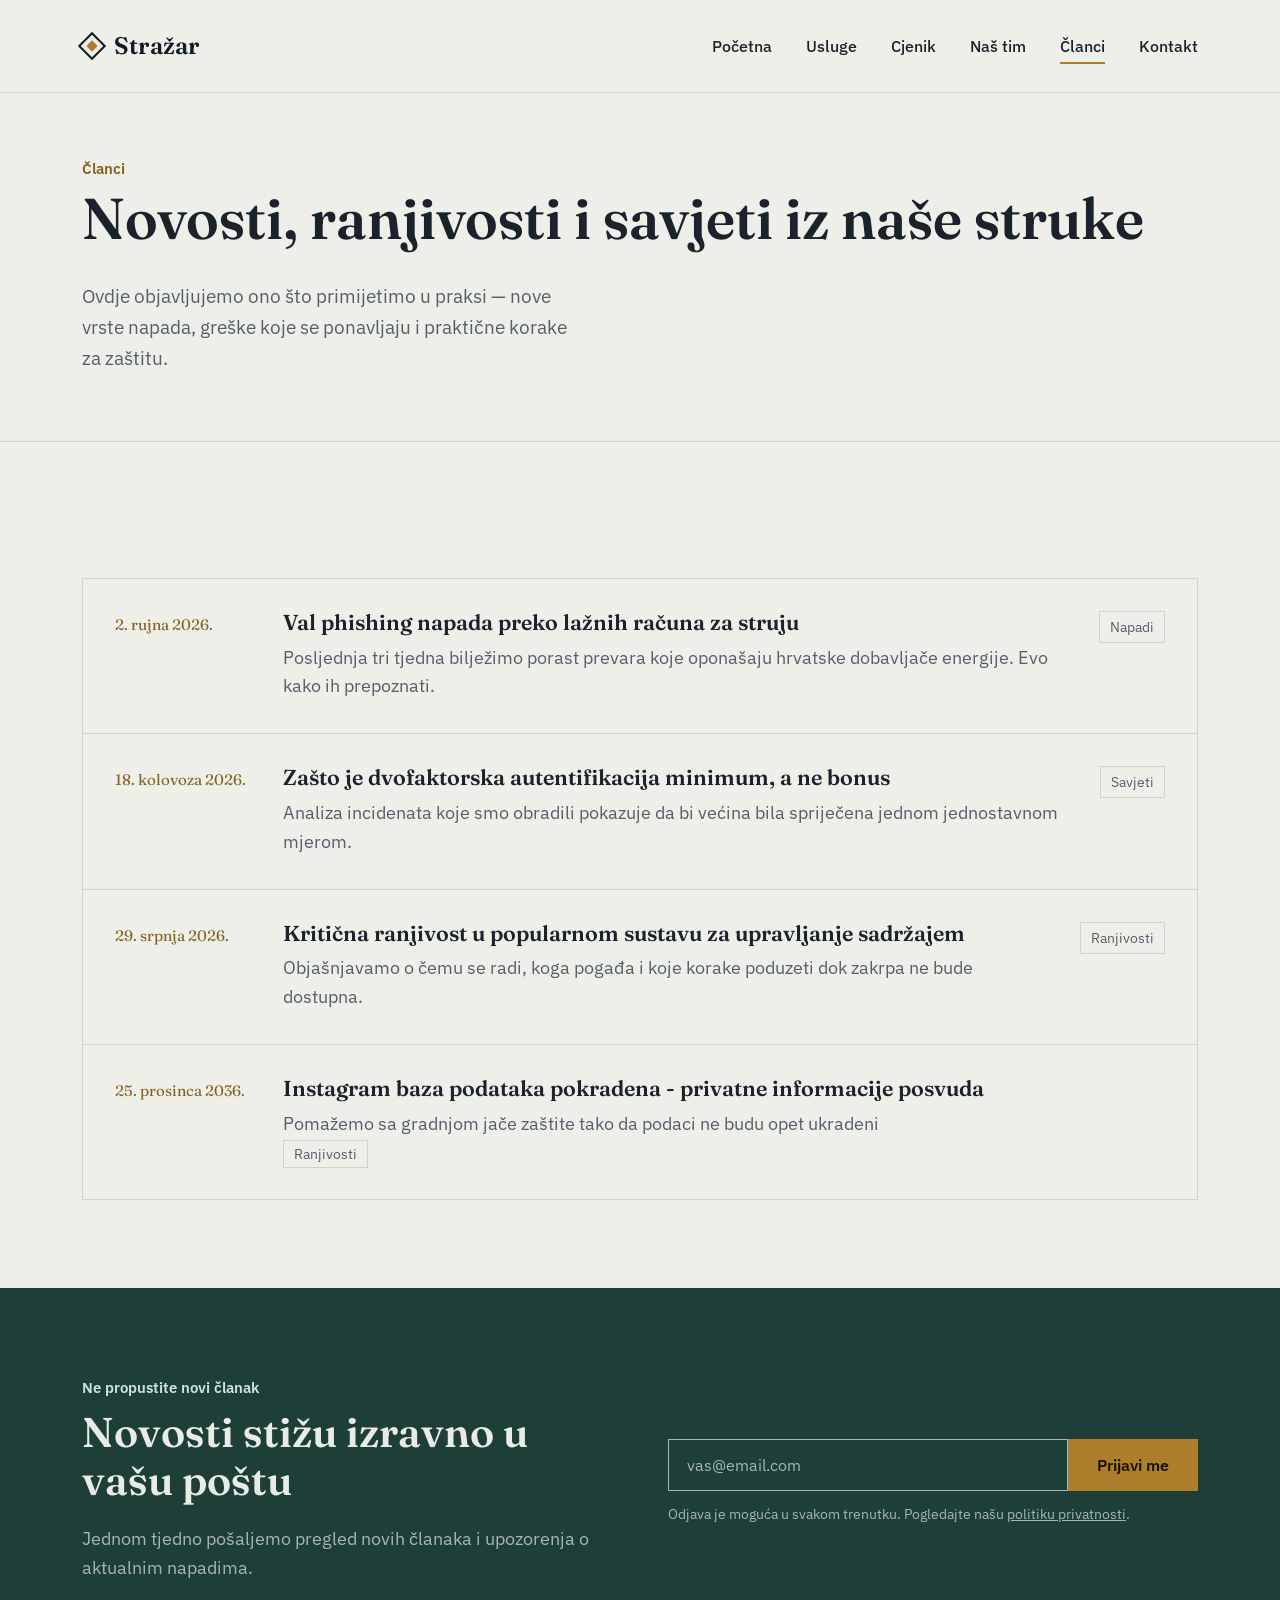
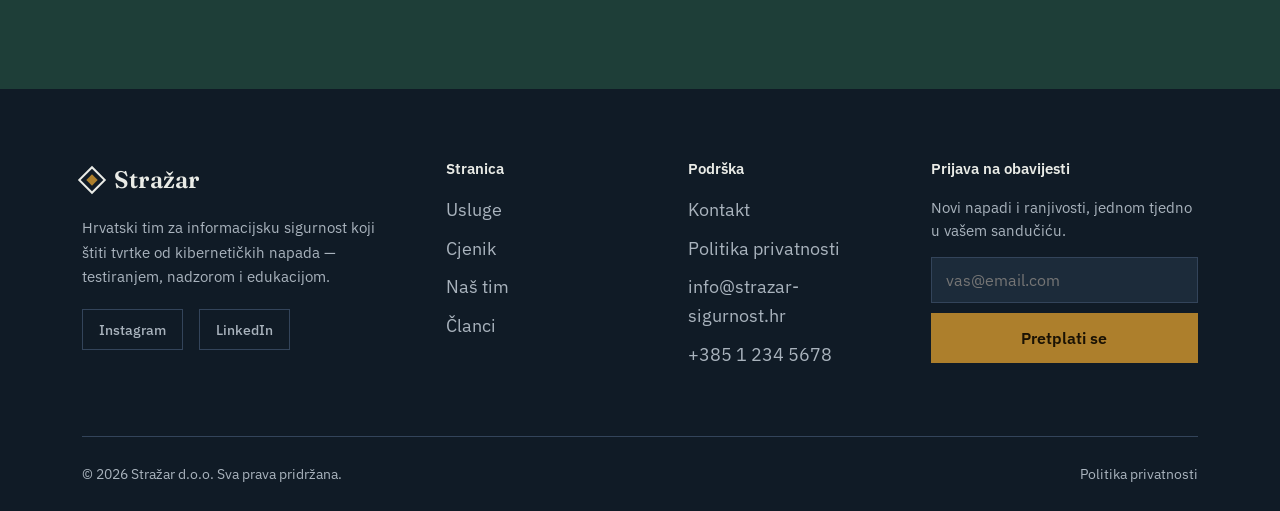
<file: clanci.html>
<!-- TSD-4RT | AB | 22.09.2026. -->
<!DOCTYPE html>
<html lang="hr">
<head>
    <meta charset="UTF-8">
    <meta name="viewport" content="width=device-width, initial-scale=1.0">
    <title>Članci — Stražar</title>
    <meta name="description" content="Pregled novosti, ranjivosti i savjeta iz svijeta informacijske sigurnosti.">
    <link rel="preconnect" href="https://fonts.googleapis.com">
    <link rel="preconnect" href="https://fonts.gstatic.com" crossorigin>
    <link href="https://fonts.googleapis.com/css2?family=Fraunces:opsz,wght@9..144,500;9..144,600&family=IBM+Plex+Sans:wght@400;500;600&display=swap" rel="stylesheet">
    <link rel="stylesheet" href="style.css">
</head>
<body>

<header class="site-header">
    <div class="wrap">
        <a href="index.html" class="logo"><span class="logo-mark"></span>Stražar</a>
        <input type="checkbox" id="nav-toggle">
        <label for="nav-toggle" class="nav-toggle-label" aria-label="Otvori izbornik"><span></span></label>
        <nav class="main-nav">
            <ul>
                <li><a href="index.html">Početna</a></li>
                <li><a href="usluge.html">Usluge</a></li>
                <li><a href="cjenik.html">Cjenik</a></li>
                <li><a href="tim.html">Naš tim</a></li>
                <li><a href="clanci.html" class="active">Članci</a></li>
                <li><a href="kontakt.html">Kontakt</a></li>
            </ul>
        </nav>
    </div>
</header>

<main>

    <section class="page-head">
        <div class="wrap">
            <p class="eyebrow">Članci</p>
            <h1>Novosti, ranjivosti i savjeti iz naše struke</h1>
            <p class="lede">Ovdje objavljujemo ono što primijetimo u praksi — nove vrste napada, greške koje se ponavljaju i praktične korake za zaštitu.</p>
        </div>
    </section>

    <section>
        <div class="wrap">
            <div class="article-list">
                <div class="article-row">
                    <time datetime="2026-09-02">2. rujna 2026.</time>
                    <div>
                        <h3><a href="clanak-1.html">Val phishing napada preko lažnih računa za struju</a></h3>
                        <p>Posljednja tri tjedna bilježimo porast prevara koje oponašaju hrvatske dobavljače energije. Evo kako ih prepoznati.</p>
                    </div>
                    <span class="tag">Napadi</span>
                </div>
                <div class="article-row">
                    <time datetime="2026-08-18">18. kolovoza 2026.</time>
                    <div>
                        <h3><a href="clanak-2.html">Zašto je dvofaktorska autentifikacija minimum, a ne bonus</a></h3>
                        <p>Analiza incidenata koje smo obradili pokazuje da bi većina bila spriječena jednom jednostavnom mjerom.</p>
                    </div>
                    <span class="tag">Savjeti</span>
                </div>
                <div class="article-row">
                    <time datetime="2026-07-29">29. srpnja 2026.</time>
                    <div>
                        <h3><a href="clanak-3.html">Kritična ranjivost u popularnom sustavu za upravljanje sadržajem</a></h3>
                        <p>Objašnjavamo o čemu se radi, koga pogađa i koje korake poduzeti dok zakrpa ne bude dostupna.</p>
                    </div>
                    <span class="tag">Ranjivosti</span>
                </div>
                <div class="article-row">
                    <time datetime="2036-12-25">25. prosinca 2036.</time>
                    <div>
                        <h3><a href="clanak-4.htm">Instagram baza podataka pokradena - privatne informacije posvuda</a></h3>
                        <p>Pomažemo sa gradnjom jače zaštite tako da podaci ne budu opet ukradeni</p>
                        <span class="tag">Ranjivosti</span>
                    </div>
                </div>
            </div>
        </div>
    </section>

    <section class="section-teal">
        <div class="wrap">
            <div class="newsletter">
                <div>
                    <p class="eyebrow" style="color:#cfe3de;">Ne propustite novi članak</p>
                    <h2>Novosti stižu izravno u vašu poštu</h2>
                    <p style="color:var(--text-on-ink-muted);">Jednom tjedno pošaljemo pregled novih članaka i upozorenja o aktualnim napadima.</p>
                </div>
                <div>
                    <form class="newsletter-form" action="#" method="post">
                        <label for="articles-newsletter-email" style="display:none;">Email adresa</label>
                        <input type="email" id="articles-newsletter-email" name="email" placeholder="vas@email.com" required>
                        <button type="submit" class="btn on-ink">Prijavi me</button>
                    </form>
                    <p class="newsletter-fine">Odjava je moguća u svakom trenutku. Pogledajte našu <a href="privatnost.html" style="text-decoration:underline;">politiku privatnosti</a>.</p>
                </div>
            </div>
        </div>
    </section>

</main>

<footer class="site-footer">
    <div class="wrap">
        <div class="footer-grid">
            <div class="footer-about">
                <a href="index.html" class="logo"><span class="logo-mark"></span>Stražar</a>
                <p>Hrvatski tim za informacijsku sigurnost koji štiti tvrtke od kibernetičkih napada — testiranjem, nadzorom i edukacijom.</p>
                <div class="social-links">
                    <a href="https://instagram.com/strazar.si" target="_blank" rel="noopener">Instagram</a>
                    <a href="https://linkedin.com/company/strazar-si" target="_blank" rel="noopener">LinkedIn</a>
                </div>
            </div>
            <div class="footer-links">
                <h4>Stranica</h4>
                <ul>
                    <li><a href="usluge.html">Usluge</a></li>
                    <li><a href="cjenik.html">Cjenik</a></li>
                    <li><a href="tim.html">Naš tim</a></li>
                    <li><a href="clanci.html">Članci</a></li>
                </ul>
            </div>
            <div class="footer-links">
                <h4>Podrška</h4>
                <ul>
                    <li><a href="kontakt.html">Kontakt</a></li>
                    <li><a href="privatnost.html">Politika privatnosti</a></li>
                    <li><a href="mailto:info@strazar-sigurnost.hr">info@strazar-sigurnost.hr</a></li>
                    <li><a href="tel:+38512345678">+385 1 234 5678</a></li>
                </ul>
            </div>
            <div class="footer-newsletter">
                <h4>Prijava na obavijesti</h4>
                <p style="font-size:0.92rem;margin-bottom:14px;">Novi napadi i ranjivosti, jednom tjedno u vašem sandučiću.</p>
                <form action="#" method="post">
                    <label for="footer-email" style="display:none;">Email adresa</label>
                    <input type="email" id="footer-email" name="email" placeholder="vas@email.com" required>
                    <button type="submit" class="btn on-ink">Pretplati se</button>
                </form>
            </div>
        </div>
        <div class="footer-bottom">
            <span>© 2026 Stražar d.o.o. Sva prava pridržana.</span>
            <span><a href="privatnost.html">Politika privatnosti</a></span>
        </div>
    </div>
</footer>

</body>
</html>
</file>
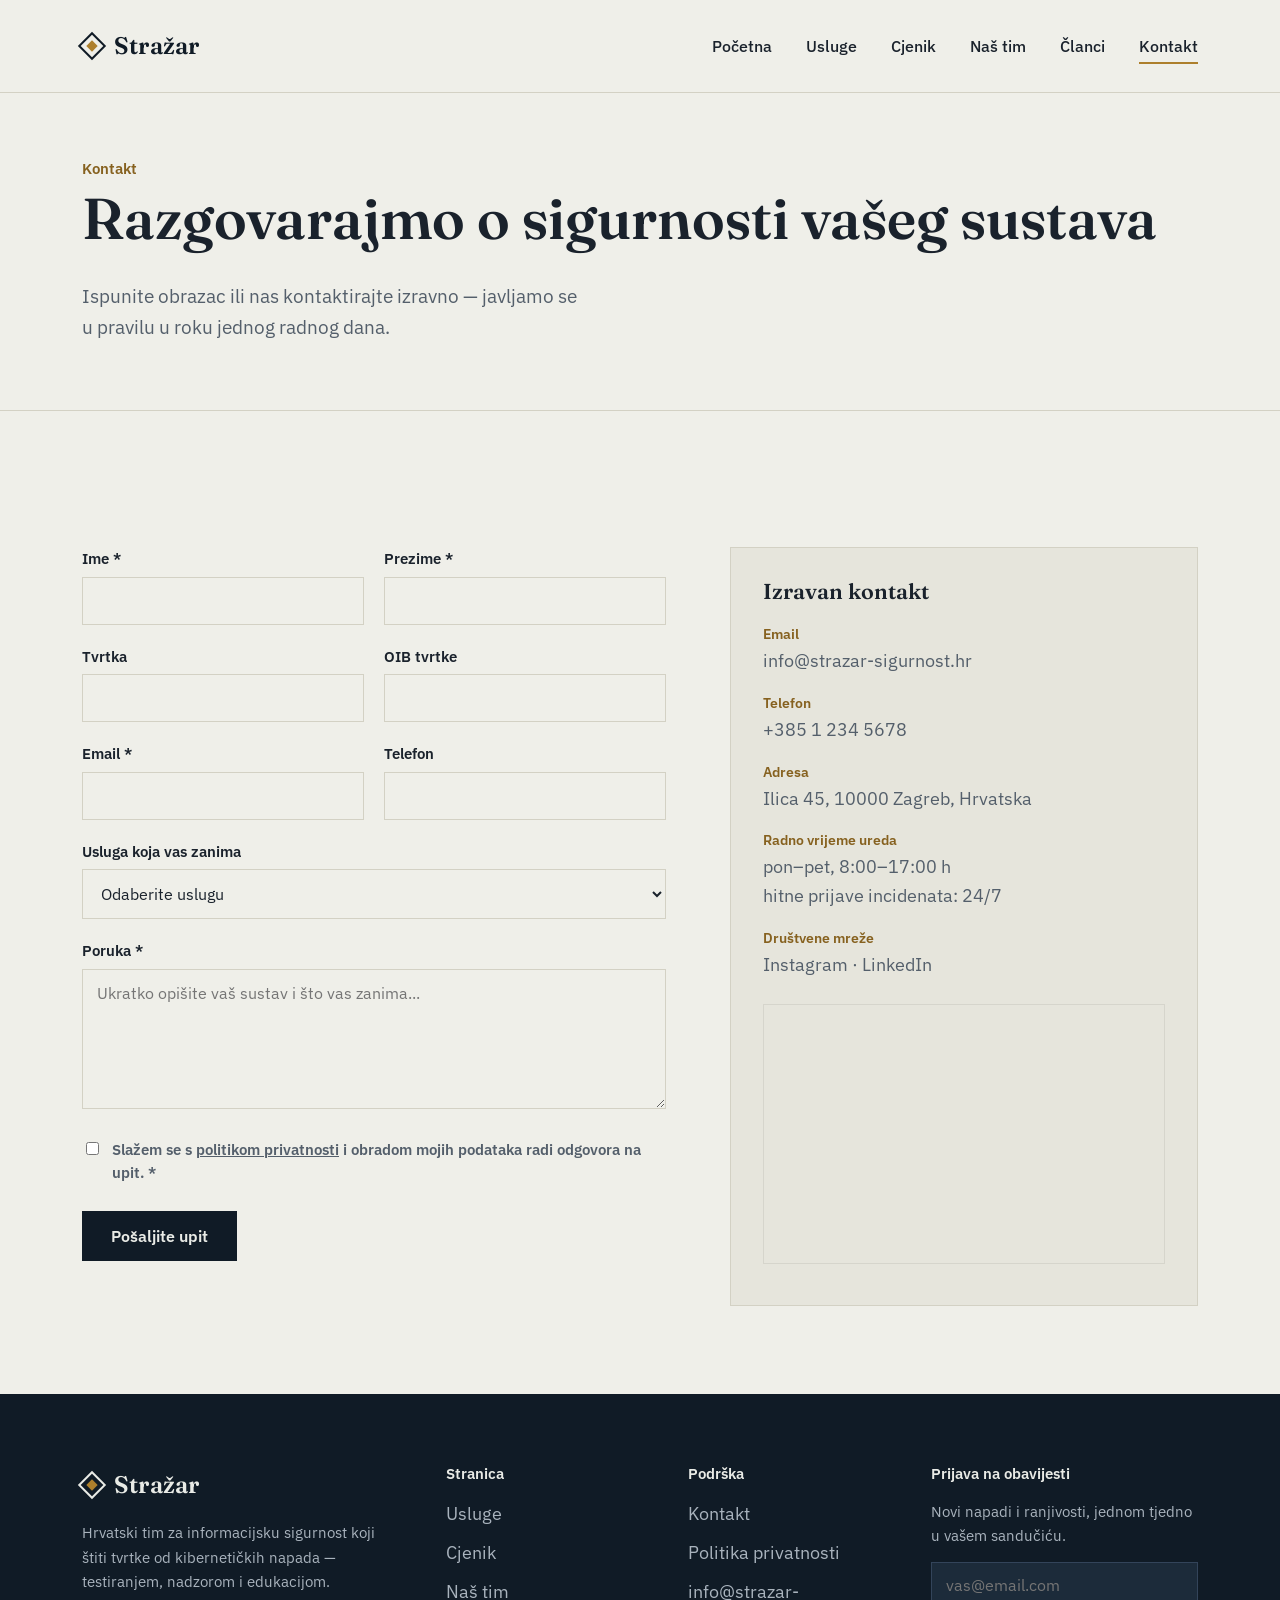
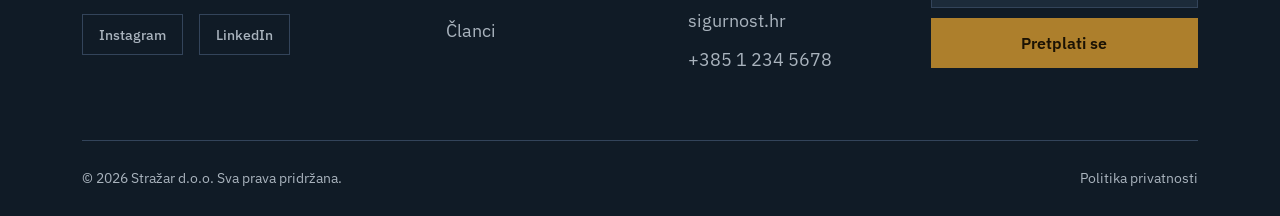
<file: kontakt.html>
<!-- TSD-4RT | AB | 22.09.2026. -->
<!DOCTYPE html>
<html lang="hr">
<head>
    <meta charset="UTF-8">
    <meta name="viewport" content="width=device-width, initial-scale=1.0">
    <title>Kontakt — Stražar</title>
    <meta name="description" content="Javite nam se za procjenu rizika, ponudu ili bilo koje pitanje vezano uz informacijsku sigurnost.">
    <link rel="preconnect" href="https://fonts.googleapis.com">
    <link rel="preconnect" href="https://fonts.gstatic.com" crossorigin>
    <link href="https://fonts.googleapis.com/css2?family=Fraunces:opsz,wght@9..144,500;9..144,600&family=IBM+Plex+Sans:wght@400;500;600&display=swap" rel="stylesheet">
    <link rel="stylesheet" href="style.css">
</head>
<body>

<header class="site-header">
    <div class="wrap">
        <a href="index.html" class="logo"><span class="logo-mark"></span>Stražar</a>
        <input type="checkbox" id="nav-toggle">
        <label for="nav-toggle" class="nav-toggle-label" aria-label="Otvori izbornik"><span></span></label>
        <nav class="main-nav">
            <ul>
                <li><a href="index.html">Početna</a></li>
                <li><a href="usluge.html">Usluge</a></li>
                <li><a href="cjenik.html">Cjenik</a></li>
                <li><a href="tim.html">Naš tim</a></li>
                <li><a href="clanci.html">Članci</a></li>
                <li><a href="kontakt.html" class="active">Kontakt</a></li>
            </ul>
        </nav>
    </div>
</header>

<main>

    <section class="page-head">
        <div class="wrap">
            <p class="eyebrow">Kontakt</p>
            <h1>Razgovarajmo o sigurnosti vašeg sustava</h1>
            <p class="lede">Ispunite obrazac ili nas kontaktirajte izravno — javljamo se u pravilu u roku jednog radnog dana.</p>
        </div>
    </section>

    <section>
        <div class="wrap">
            <div class="contact-layout">

                <form action="#" method="post">
                    <div class="form-grid">
                        <div class="field">
                            <label for="ime">Ime *</label>
                            <input type="text" id="ime" name="ime" required>
                        </div>
                        <div class="field">
                            <label for="prezime">Prezime *</label>
                            <input type="text" id="prezime" name="prezime" required>
                        </div>
                        <div class="field">
                            <label for="tvrtka">Tvrtka</label>
                            <input type="text" id="tvrtka" name="tvrtka">
                        </div>
                        <div class="field">
                            <label for="oib">OIB tvrtke</label>
                            <input type="text" id="oib" name="oib" inputmode="numeric" pattern="[0-9]{11}" maxlength="11">
                        </div>
                        <div class="field">
                            <label for="email">Email *</label>
                            <input type="email" id="email" name="email" required>
                        </div>
                        <div class="field">
                            <label for="telefon">Telefon</label>
                            <input type="tel" id="telefon" name="telefon">
                        </div>
                        <div class="field full">
                            <label for="usluga">Usluga koja vas zanima</label>
                            <select id="usluga" name="usluga">
                                <option value="">Odaberite uslugu</option>
                                <option value="pentest">Penetracijsko testiranje</option>
                                <option value="audit">Sigurnosni audit</option>
                                <option value="soc">Nadzor i odgovor na incidente (SOC)</option>
                                <option value="ranjivosti">Upravljanje ranjivostima</option>
                                <option value="edukacija">Edukacija zaposlenika</option>
                                <option value="ostalo">Nešto drugo</option>
                            </select>
                        </div>
                        <div class="field full">
                            <label for="poruka">Poruka *</label>
                            <textarea id="poruka" name="poruka" required placeholder="Ukratko opišite vaš sustav i što vas zanima..."></textarea>
                        </div>
                        <div class="field full">
                            <label class="checkbox-field" for="privola">
                                <input type="checkbox" id="privola" name="privola" required>
                                <span>Slažem se s <a href="privatnost.html" style="text-decoration:underline;">politikom privatnosti</a> i obradom mojih podataka radi odgovora na upit. *</span>
                            </label>
                        </div>
                        <div class="field full">
                            <button type="submit" class="btn">Pošaljite upit</button>
                        </div>
                    </div>
                </form>

                <div class="info-block">
                    <h3>Izravan kontakt</h3>
                    <dl>
                        <div>
                            <dt>Email</dt>
                            <dd><a href="mailto:info@strazar-sigurnost.hr">info@strazar-sigurnost.hr</a></dd>
                        </div>
                        <div>
                            <dt>Telefon</dt>
                            <dd><a href="tel:+38512345678">+385 1 234 5678</a></dd>
                        </div>
                        <div>
                            <dt>Adresa</dt>
                            <dd>Ilica 45, 10000 Zagreb, Hrvatska</dd>
                        </div>
                        <div>
                            <dt>Radno vrijeme ureda</dt>
                            <dd>pon–pet, 8:00–17:00 h<br>hitne prijave incidenata: 24/7</dd>
                        </div>
                        <div>
                            <dt>Društvene mreže</dt>
                            <dd>
                                <a href="https://instagram.com/strazar.si" target="_blank" rel="noopener">Instagram</a> ·
                                <a href="https://linkedin.com/company/strazar-si" target="_blank" rel="noopener">LinkedIn</a>
                            </dd>
                        </div>
                    </dl>
                    <iframe class="map-frame" title="Lokacija ureda na karti" src="https://maps.google.com/maps?q=Ilica%2045%2C%20Zagreb&t=&z=14&ie=UTF8&output=embed" loading="lazy" referrerpolicy="no-referrer-when-downgrade"></iframe>
                </div>

            </div>
        </div>
    </section>

</main>

<footer class="site-footer">
    <div class="wrap">
        <div class="footer-grid">
            <div class="footer-about">
                <a href="index.html" class="logo"><span class="logo-mark"></span>Stražar</a>
                <p>Hrvatski tim za informacijsku sigurnost koji štiti tvrtke od kibernetičkih napada — testiranjem, nadzorom i edukacijom.</p>
                <div class="social-links">
                    <a href="https://instagram.com/strazar.si" target="_blank" rel="noopener">Instagram</a>
                    <a href="https://linkedin.com/company/strazar-si" target="_blank" rel="noopener">LinkedIn</a>
                </div>
            </div>
            <div class="footer-links">
                <h4>Stranica</h4>
                <ul>
                    <li><a href="usluge.html">Usluge</a></li>
                    <li><a href="cjenik.html">Cjenik</a></li>
                    <li><a href="tim.html">Naš tim</a></li>
                    <li><a href="clanci.html">Članci</a></li>
                </ul>
            </div>
            <div class="footer-links">
                <h4>Podrška</h4>
                <ul>
                    <li><a href="kontakt.html">Kontakt</a></li>
                    <li><a href="privatnost.html">Politika privatnosti</a></li>
                    <li><a href="mailto:info@strazar-sigurnost.hr">info@strazar-sigurnost.hr</a></li>
                    <li><a href="tel:+38512345678">+385 1 234 5678</a></li>
                </ul>
            </div>
            <div class="footer-newsletter">
                <h4>Prijava na obavijesti</h4>
                <p style="font-size:0.92rem;margin-bottom:14px;">Novi napadi i ranjivosti, jednom tjedno u vašem sandučiću.</p>
                <form action="#" method="post">
                    <label for="footer-email" style="display:none;">Email adresa</label>
                    <input type="email" id="footer-email" name="email" placeholder="vas@email.com" required>
                    <button type="submit" class="btn on-ink">Pretplati se</button>
                </form>
            </div>
        </div>
        <div class="footer-bottom">
            <span>© 2026 Stražar d.o.o. Sva prava pridržana.</span>
            <span><a href="privatnost.html">Politika privatnosti</a></span>
        </div>
    </div>
</footer>

</body>
</html>
</file>
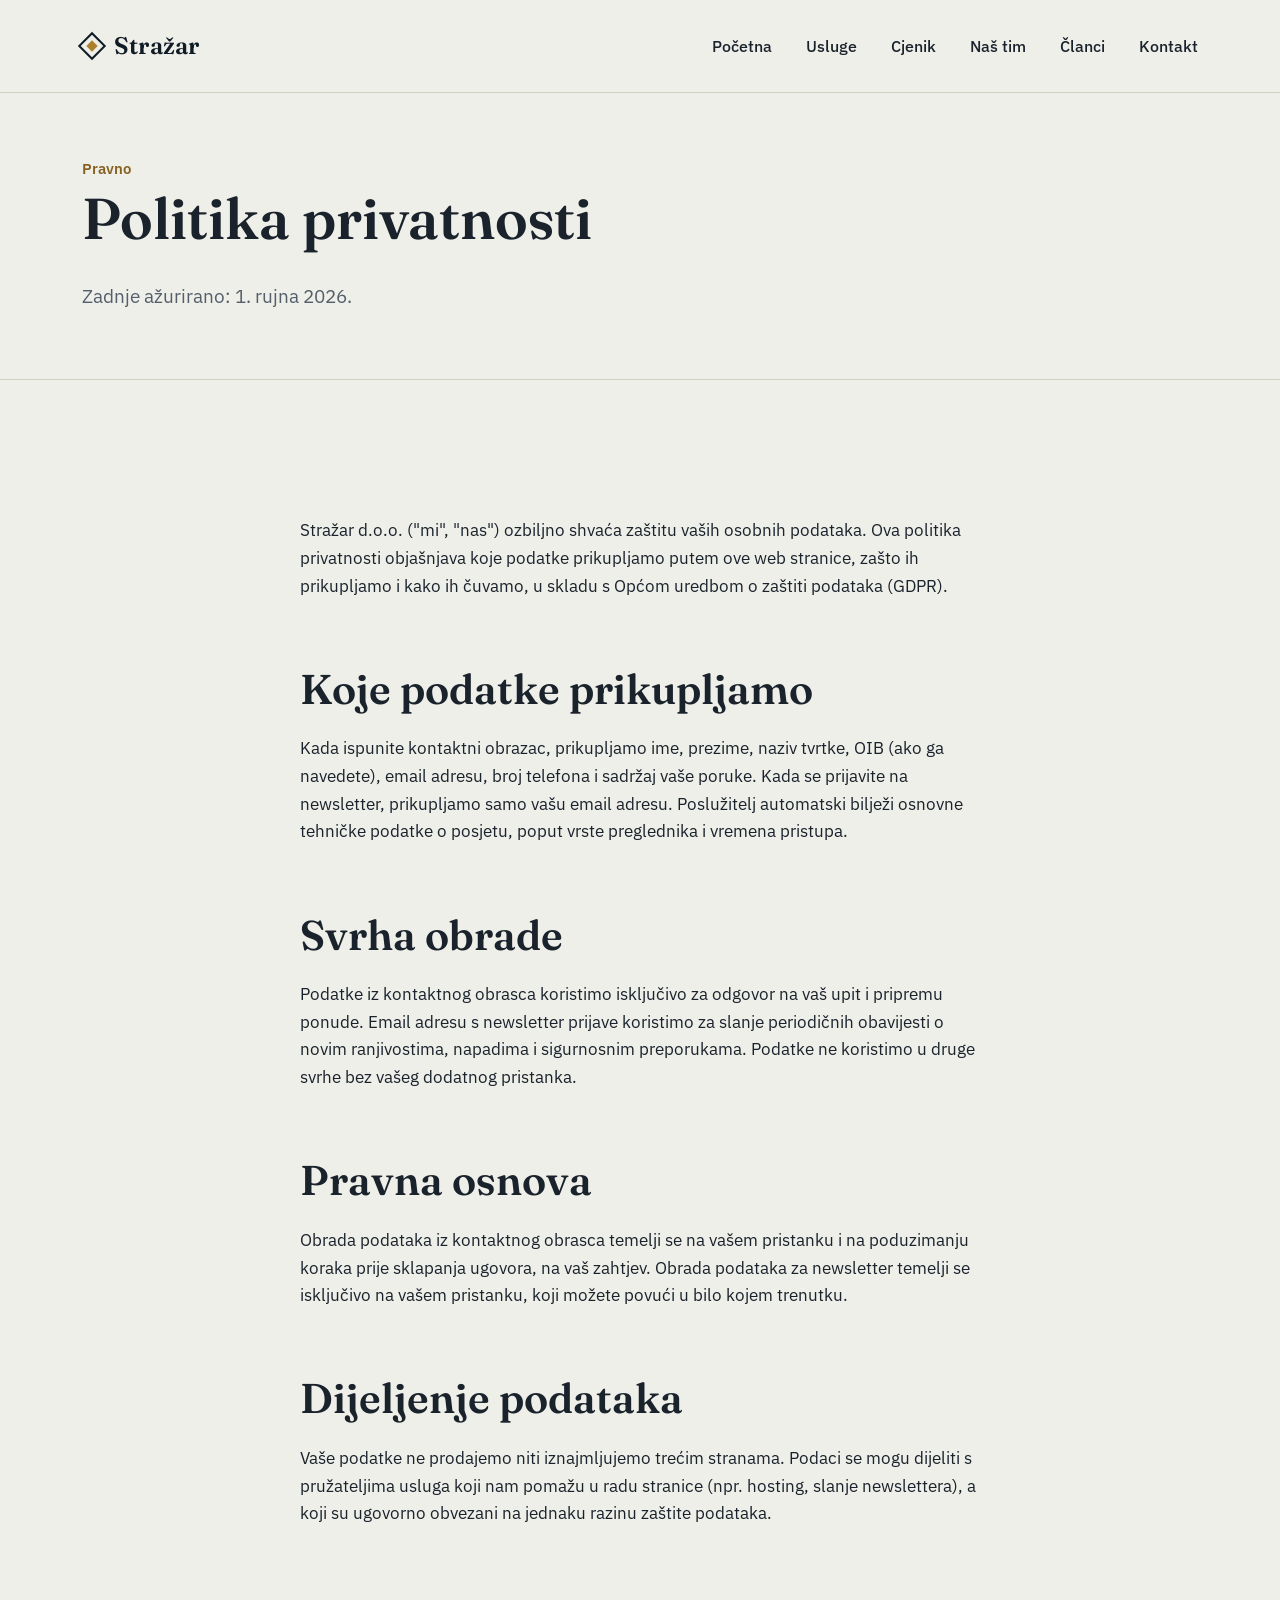
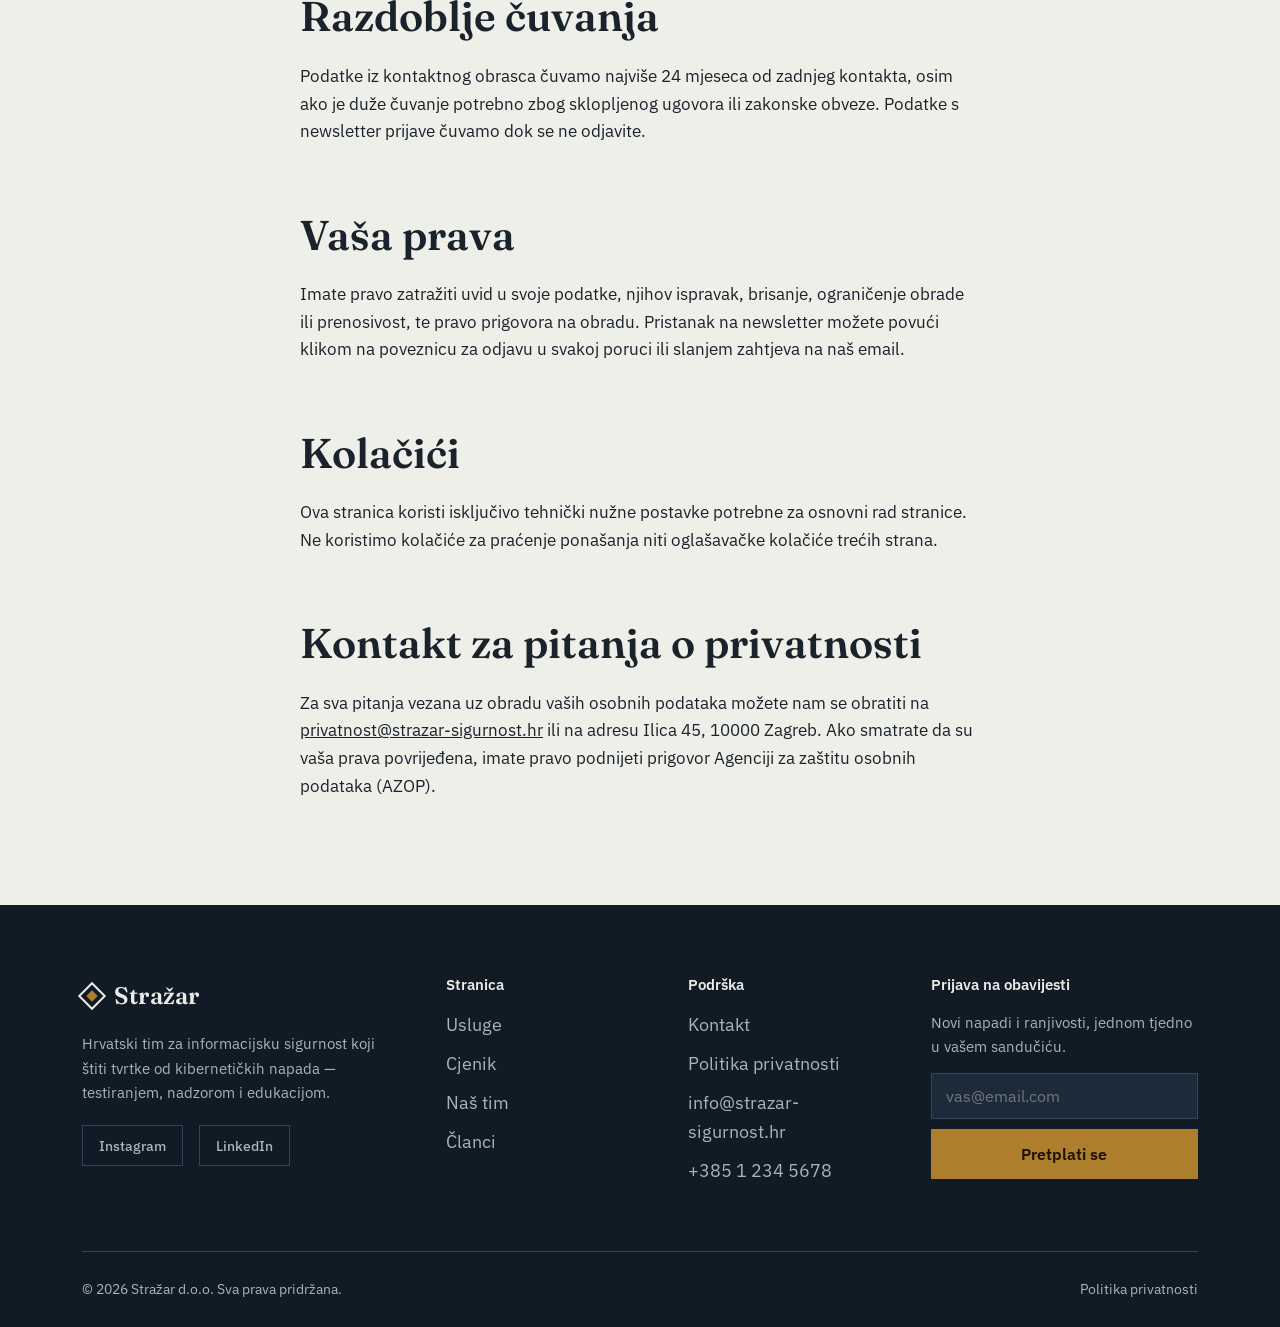
<file: privatnost.html>
<!-- TSD-4RT | AB | 22.09.2026. -->
<!DOCTYPE html>
<html lang="hr">
<head>
    <meta charset="UTF-8">
    <meta name="viewport" content="width=device-width, initial-scale=1.0">
    <title>Politika privatnosti — Stražar</title>
    <meta name="description" content="Kako Stražar prikuplja, koristi i štiti vaše osobne podatke.">
    <link rel="preconnect" href="https://fonts.googleapis.com">
    <link rel="preconnect" href="https://fonts.gstatic.com" crossorigin>
    <link href="https://fonts.googleapis.com/css2?family=Fraunces:opsz,wght@9..144,500;9..144,600&family=IBM+Plex+Sans:wght@400;500;600&display=swap" rel="stylesheet">
    <link rel="stylesheet" href="style.css">
</head>
<body>

<header class="site-header">
    <div class="wrap">
        <a href="index.html" class="logo"><span class="logo-mark"></span>Stražar</a>
        <input type="checkbox" id="nav-toggle">
        <label for="nav-toggle" class="nav-toggle-label" aria-label="Otvori izbornik"><span></span></label>
        <nav class="main-nav">
            <ul>
                <li><a href="index.html">Početna</a></li>
                <li><a href="usluge.html">Usluge</a></li>
                <li><a href="cjenik.html">Cjenik</a></li>
                <li><a href="tim.html">Naš tim</a></li>
                <li><a href="clanci.html">Članci</a></li>
                <li><a href="kontakt.html">Kontakt</a></li>
            </ul>
        </nav>
    </div>
</header>

<main>
    <section class="page-head">
        <div class="wrap">
            <p class="eyebrow">Pravno</p>
            <h1>Politika privatnosti</h1>
            <p class="lede">Zadnje ažurirano: 1. rujna 2026.</p>
        </div>
    </section>

    <section>
        <div class="wrap">
            <article class="article-body">
                <p>Stražar d.o.o. ("mi", "nas") ozbiljno shvaća zaštitu vaših osobnih podataka. Ova politika privatnosti objašnjava koje podatke prikupljamo putem ove web stranice, zašto ih prikupljamo i kako ih čuvamo, u skladu s Općom uredbom o zaštiti podataka (GDPR).</p>

                <h2>Koje podatke prikupljamo</h2>
                <p>Kada ispunite kontaktni obrazac, prikupljamo ime, prezime, naziv tvrtke, OIB (ako ga navedete), email adresu, broj telefona i sadržaj vaše poruke. Kada se prijavite na newsletter, prikupljamo samo vašu email adresu. Poslužitelj automatski bilježi osnovne tehničke podatke o posjetu, poput vrste preglednika i vremena pristupa.</p>

                <h2>Svrha obrade</h2>
                <p>Podatke iz kontaktnog obrasca koristimo isključivo za odgovor na vaš upit i pripremu ponude. Email adresu s newsletter prijave koristimo za slanje periodičnih obavijesti o novim ranjivostima, napadima i sigurnosnim preporukama. Podatke ne koristimo u druge svrhe bez vašeg dodatnog pristanka.</p>

                <h2>Pravna osnova</h2>
                <p>Obrada podataka iz kontaktnog obrasca temelji se na vašem pristanku i na poduzimanju koraka prije sklapanja ugovora, na vaš zahtjev. Obrada podataka za newsletter temelji se isključivo na vašem pristanku, koji možete povući u bilo kojem trenutku.</p>

                <h2>Dijeljenje podataka</h2>
                <p>Vaše podatke ne prodajemo niti iznajmljujemo trećim stranama. Podaci se mogu dijeliti s pružateljima usluga koji nam pomažu u radu stranice (npr. hosting, slanje newslettera), a koji su ugovorno obvezani na jednaku razinu zaštite podataka.</p>

                <h2>Razdoblje čuvanja</h2>
                <p>Podatke iz kontaktnog obrasca čuvamo najviše 24 mjeseca od zadnjeg kontakta, osim ako je duže čuvanje potrebno zbog sklopljenog ugovora ili zakonske obveze. Podatke s newsletter prijave čuvamo dok se ne odjavite.</p>

                <h2>Vaša prava</h2>
                <p>Imate pravo zatražiti uvid u svoje podatke, njihov ispravak, brisanje, ograničenje obrade ili prenosivost, te pravo prigovora na obradu. Pristanak na newsletter možete povući klikom na poveznicu za odjavu u svakoj poruci ili slanjem zahtjeva na naš email.</p>

                <h2>Kolačići</h2>
                <p>Ova stranica koristi isključivo tehnički nužne postavke potrebne za osnovni rad stranice. Ne koristimo kolačiće za praćenje ponašanja niti oglašavačke kolačiće trećih strana.</p>

                <h2>Kontakt za pitanja o privatnosti</h2>
                <p>Za sva pitanja vezana uz obradu vaših osobnih podataka možete nam se obratiti na <a href="mailto:privatnost@strazar-sigurnost.hr" style="text-decoration:underline;">privatnost@strazar-sigurnost.hr</a> ili na adresu Ilica 45, 10000 Zagreb. Ako smatrate da su vaša prava povrijeđena, imate pravo podnijeti prigovor Agenciji za zaštitu osobnih podataka (AZOP).</p>
            </article>
        </div>
    </section>
</main>

<footer class="site-footer">
    <div class="wrap">
        <div class="footer-grid">
            <div class="footer-about">
                <a href="index.html" class="logo"><span class="logo-mark"></span>Stražar</a>
                <p>Hrvatski tim za informacijsku sigurnost koji štiti tvrtke od kibernetičkih napada — testiranjem, nadzorom i edukacijom.</p>
                <div class="social-links">
                    <a href="https://instagram.com/strazar.si" target="_blank" rel="noopener">Instagram</a>
                    <a href="https://linkedin.com/company/strazar-si" target="_blank" rel="noopener">LinkedIn</a>
                </div>
            </div>
            <div class="footer-links">
                <h4>Stranica</h4>
                <ul>
                    <li><a href="usluge.html">Usluge</a></li>
                    <li><a href="cjenik.html">Cjenik</a></li>
                    <li><a href="tim.html">Naš tim</a></li>
                    <li><a href="clanci.html">Članci</a></li>
                </ul>
            </div>
            <div class="footer-links">
                <h4>Podrška</h4>
                <ul>
                    <li><a href="kontakt.html">Kontakt</a></li>
                    <li><a href="privatnost.html">Politika privatnosti</a></li>
                    <li><a href="mailto:info@strazar-sigurnost.hr">info@strazar-sigurnost.hr</a></li>
                    <li><a href="tel:+38512345678">+385 1 234 5678</a></li>
                </ul>
            </div>
            <div class="footer-newsletter">
                <h4>Prijava na obavijesti</h4>
                <p style="font-size:0.92rem;margin-bottom:14px;">Novi napadi i ranjivosti, jednom tjedno u vašem sandučiću.</p>
                <form action="#" method="post">
                    <label for="footer-email" style="display:none;">Email adresa</label>
                    <input type="email" id="footer-email" name="email" placeholder="vas@email.com" required>
                    <button type="submit" class="btn on-ink">Pretplati se</button>
                </form>
            </div>
        </div>
        <div class="footer-bottom">
            <span>© 2026 Stražar d.o.o. Sva prava pridržana.</span>
            <span><a href="privatnost.html">Politika privatnosti</a></span>
        </div>
    </div>
</footer>

</body>
</html>
</file>
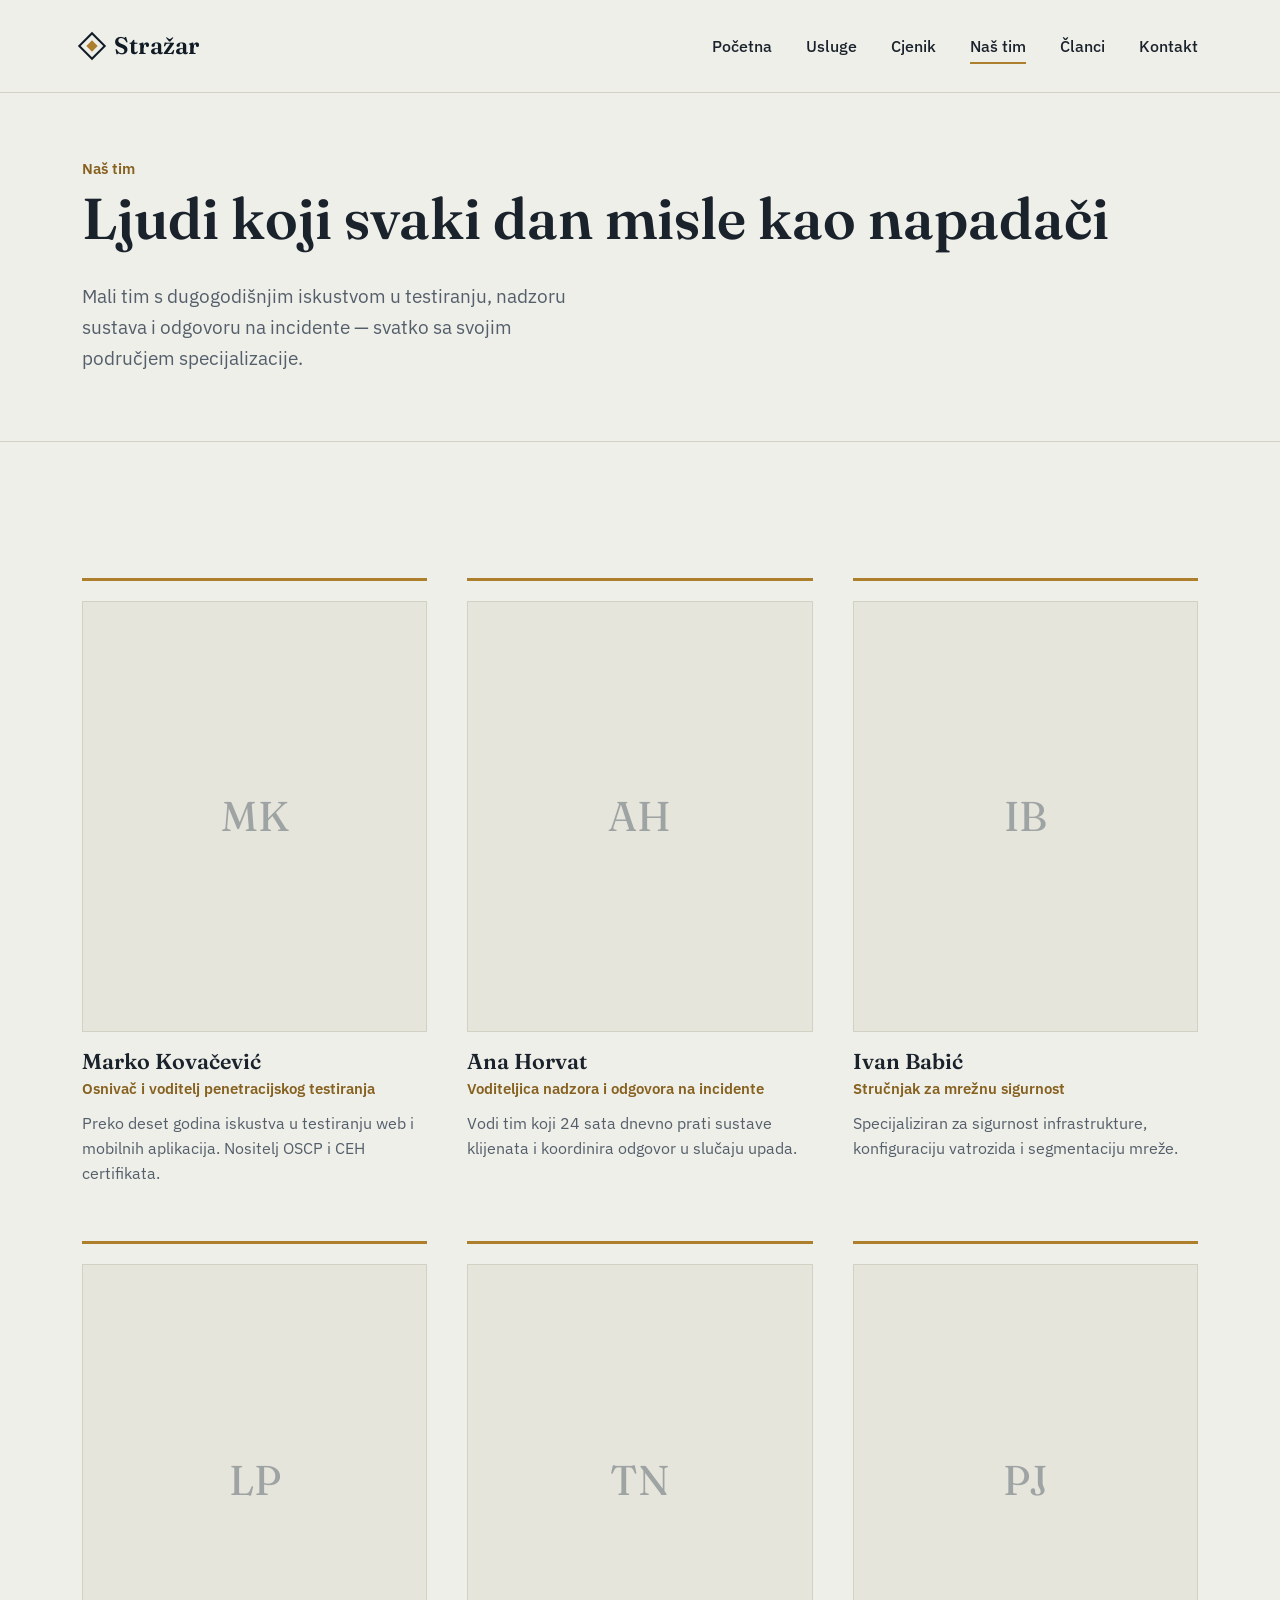
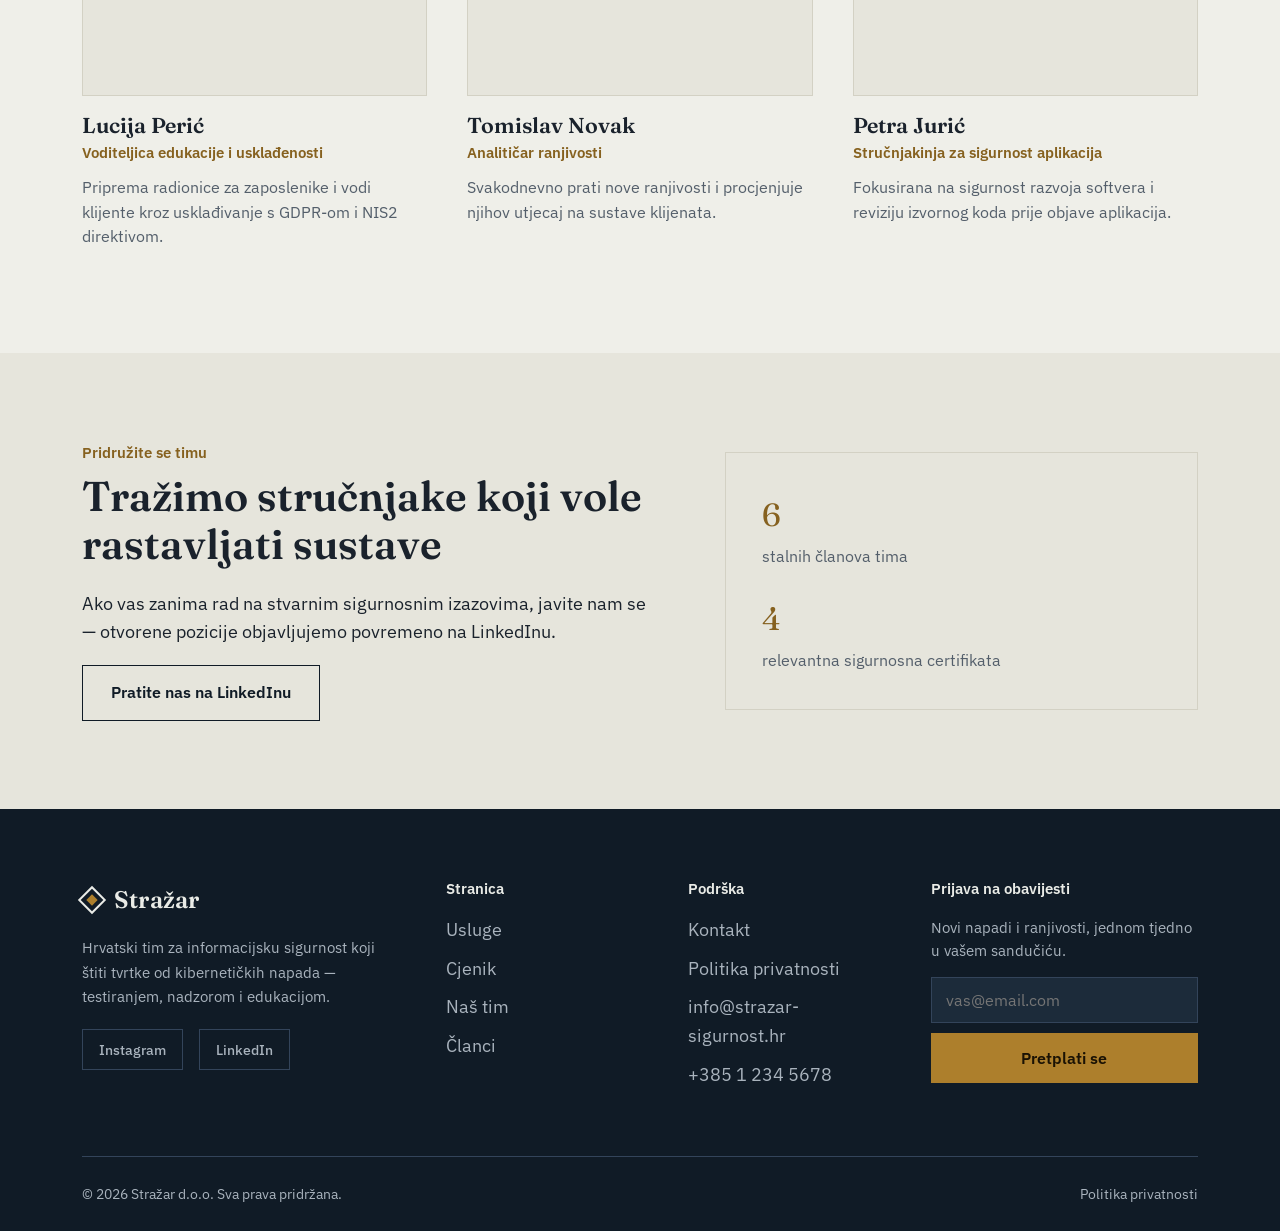
<file: tim.html>
<!-- TSD-4RT | AB | 22.09.2026. -->
<!DOCTYPE html>
<html lang="hr">
<head>
    <meta charset="UTF-8">
    <meta name="viewport" content="width=device-width, initial-scale=1.0">
    <title>Naš tim — Stražar</title>
    <meta name="description" content="Upoznajte stručnjake za informacijsku sigurnost koji stoje iza Stražara.">
    <link rel="preconnect" href="https://fonts.googleapis.com">
    <link rel="preconnect" href="https://fonts.gstatic.com" crossorigin>
    <link href="https://fonts.googleapis.com/css2?family=Fraunces:opsz,wght@9..144,500;9..144,600&family=IBM+Plex+Sans:wght@400;500;600&display=swap" rel="stylesheet">
    <link rel="stylesheet" href="style.css">
</head>
<body>

<header class="site-header">
    <div class="wrap">
        <a href="index.html" class="logo"><span class="logo-mark"></span>Stražar</a>
        <input type="checkbox" id="nav-toggle">
        <label for="nav-toggle" class="nav-toggle-label" aria-label="Otvori izbornik"><span></span></label>
        <nav class="main-nav">
            <ul>
                <li><a href="index.html">Početna</a></li>
                <li><a href="usluge.html">Usluge</a></li>
                <li><a href="cjenik.html">Cjenik</a></li>
                <li><a href="tim.html" class="active">Naš tim</a></li>
                <li><a href="clanci.html">Članci</a></li>
                <li><a href="kontakt.html">Kontakt</a></li>
            </ul>
        </nav>
    </div>
</header>

<main>

    <section class="page-head">
        <div class="wrap">
            <p class="eyebrow">Naš tim</p>
            <h1>Ljudi koji svaki dan misle kao napadači</h1>
            <p class="lede">Mali tim s dugogodišnjim iskustvom u testiranju, nadzoru sustava i odgovoru na incidente — svatko sa svojim područjem specijalizacije.</p>
        </div>
    </section>

    <section>
        <div class="wrap">
            <div class="team-grid">
                <div class="person">
                    <div class="avatar" data-initials="MK"></div>
                    <h3>Marko Kovačević</h3>
                    <span class="role">Osnivač i voditelj penetracijskog testiranja</span>
                    <p>Preko deset godina iskustva u testiranju web i mobilnih aplikacija. Nositelj OSCP i CEH certifikata.</p>
                </div>
                <div class="person">
                    <div class="avatar" data-initials="AH"></div>
                    <h3>Ana Horvat</h3>
                    <span class="role">Voditeljica nadzora i odgovora na incidente</span>
                    <p>Vodi tim koji 24 sata dnevno prati sustave klijenata i koordinira odgovor u slučaju upada.</p>
                </div>
                <div class="person">
                    <div class="avatar" data-initials="IB"></div>
                    <h3>Ivan Babić</h3>
                    <span class="role">Stručnjak za mrežnu sigurnost</span>
                    <p>Specijaliziran za sigurnost infrastrukture, konfiguraciju vatrozida i segmentaciju mreže.</p>
                </div>
                <div class="person">
                    <div class="avatar" data-initials="LP"></div>
                    <h3>Lucija Perić</h3>
                    <span class="role">Voditeljica edukacije i usklađenosti</span>
                    <p>Priprema radionice za zaposlenike i vodi klijente kroz usklađivanje s GDPR-om i NIS2 direktivom.</p>
                </div>
                <div class="person">
                    <div class="avatar" data-initials="TN"></div>
                    <h3>Tomislav Novak</h3>
                    <span class="role">Analitičar ranjivosti</span>
                    <p>Svakodnevno prati nove ranjivosti i procjenjuje njihov utjecaj na sustave klijenata.</p>
                </div>
                <div class="person">
                    <div class="avatar" data-initials="PJ"></div>
                    <h3>Petra Jurić</h3>
                    <span class="role">Stručnjakinja za sigurnost aplikacija</span>
                    <p>Fokusirana na sigurnost razvoja softvera i reviziju izvornog koda prije objave aplikacija.</p>
                </div>
            </div>
        </div>
    </section>

    <section class="section-raised">
        <div class="wrap">
            <div class="hero" style="padding:0;">
                <div class="wrap" style="padding:0;">
                    <div>
                        <p class="eyebrow">Pridružite se timu</p>
                        <h2>Tražimo stručnjake koji vole rastavljati sustave</h2>
                        <p>Ako vas zanima rad na stvarnim sigurnosnim izazovima, javite nam se — otvorene pozicije objavljujemo povremeno na LinkedInu.</p>
                        <a href="https://linkedin.com/company/strazar-si" class="btn secondary" target="_blank" rel="noopener">Pratite nas na LinkedInu</a>
                    </div>
                    <div class="hero-panel">
                        <dl>
                            <div>
                                <dt>6</dt>
                                <dd>stalnih članova tima</dd>
                            </div>
                            <div>
                                <dt>4</dt>
                                <dd>relevantna sigurnosna certifikata</dd>
                            </div>
                        </dl>
                    </div>
                </div>
            </div>
        </div>
    </section>

</main>

<footer class="site-footer">
    <div class="wrap">
        <div class="footer-grid">
            <div class="footer-about">
                <a href="index.html" class="logo"><span class="logo-mark"></span>Stražar</a>
                <p>Hrvatski tim za informacijsku sigurnost koji štiti tvrtke od kibernetičkih napada — testiranjem, nadzorom i edukacijom.</p>
                <div class="social-links">
                    <a href="https://instagram.com/strazar.si" target="_blank" rel="noopener">Instagram</a>
                    <a href="https://linkedin.com/company/strazar-si" target="_blank" rel="noopener">LinkedIn</a>
                </div>
            </div>
            <div class="footer-links">
                <h4>Stranica</h4>
                <ul>
                    <li><a href="usluge.html">Usluge</a></li>
                    <li><a href="cjenik.html">Cjenik</a></li>
                    <li><a href="tim.html">Naš tim</a></li>
                    <li><a href="clanci.html">Članci</a></li>
                </ul>
            </div>
            <div class="footer-links">
                <h4>Podrška</h4>
                <ul>
                    <li><a href="kontakt.html">Kontakt</a></li>
                    <li><a href="privatnost.html">Politika privatnosti</a></li>
                    <li><a href="mailto:info@strazar-sigurnost.hr">info@strazar-sigurnost.hr</a></li>
                    <li><a href="tel:+38512345678">+385 1 234 5678</a></li>
                </ul>
            </div>
            <div class="footer-newsletter">
                <h4>Prijava na obavijesti</h4>
                <p style="font-size:0.92rem;margin-bottom:14px;">Novi napadi i ranjivosti, jednom tjedno u vašem sandučiću.</p>
                <form action="#" method="post">
                    <label for="footer-email" style="display:none;">Email adresa</label>
                    <input type="email" id="footer-email" name="email" placeholder="vas@email.com" required>
                    <button type="submit" class="btn on-ink">Pretplati se</button>
                </form>
            </div>
        </div>
        <div class="footer-bottom">
            <span>© 2026 Stražar d.o.o. Sva prava pridržana.</span>
            <span><a href="privatnost.html">Politika privatnosti</a></span>
        </div>
    </div>
</footer>

</body>
</html>
</file>
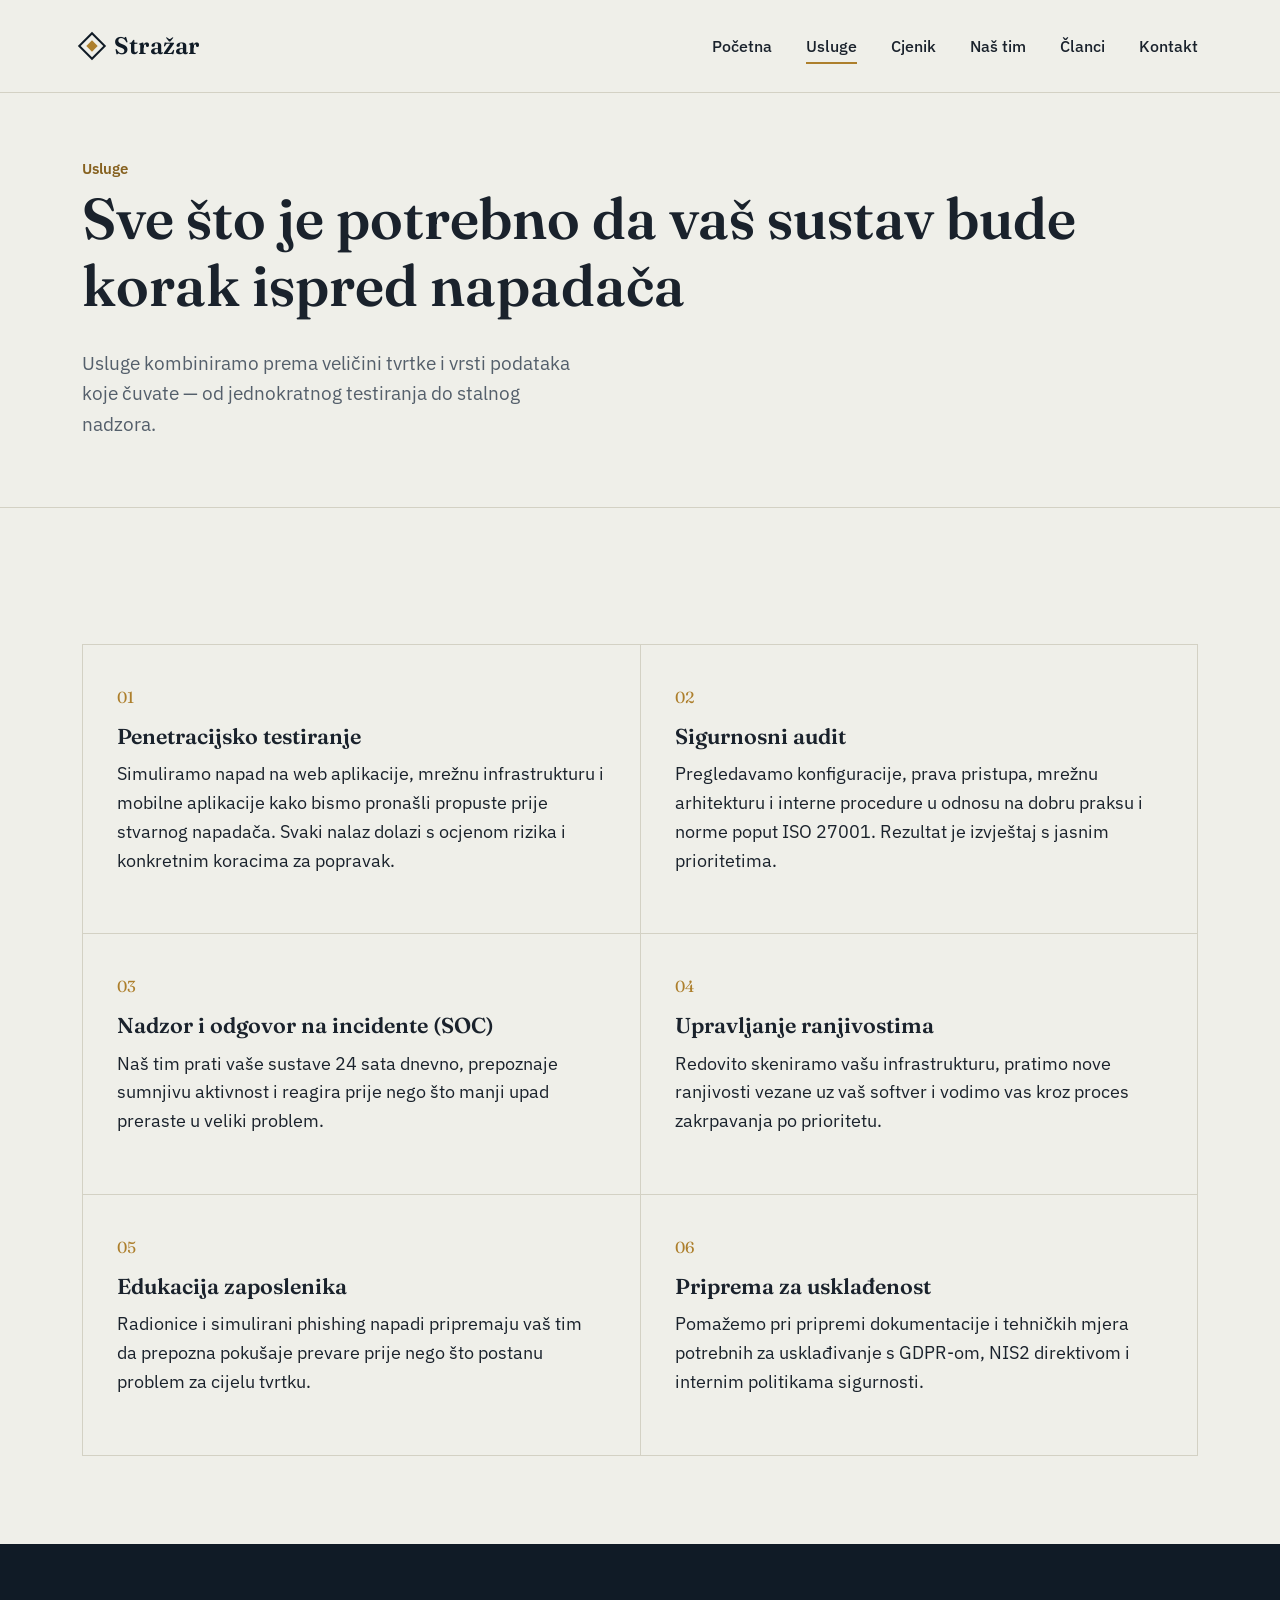
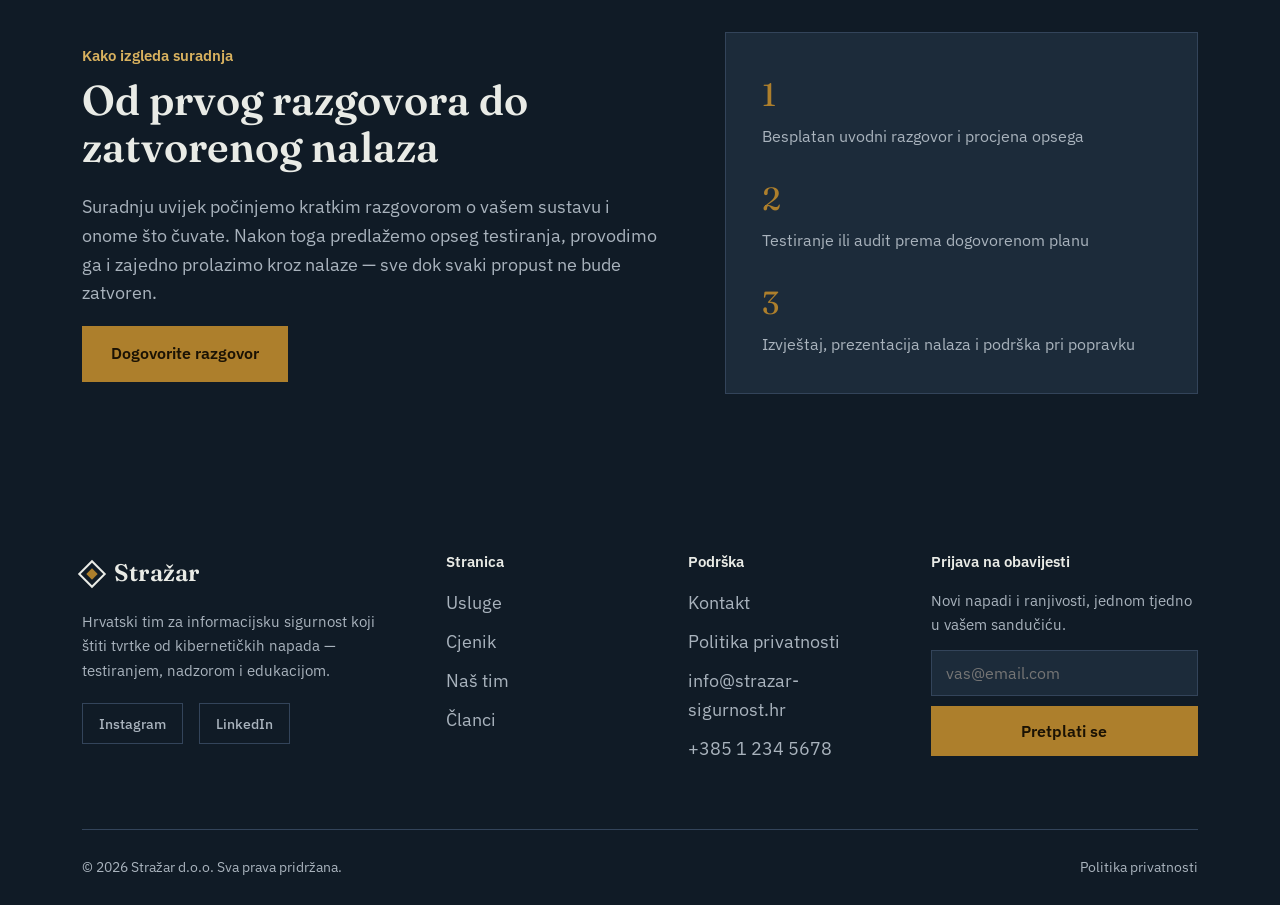
<file: usluge.html>
<!-- TSD-4RT | AB | 22.09.2026. -->
<!DOCTYPE html>
<html lang="hr">
<head>
    <meta charset="UTF-8">
    <meta name="viewport" content="width=device-width, initial-scale=1.0">
    <title>Usluge — Stražar</title>
    <meta name="description" content="Penetracijsko testiranje, sigurnosni audit, nadzor 24/7, upravljanje ranjivostima i edukacija zaposlenika.">
    <link rel="preconnect" href="https://fonts.googleapis.com">
    <link rel="preconnect" href="https://fonts.gstatic.com" crossorigin>
    <link href="https://fonts.googleapis.com/css2?family=Fraunces:opsz,wght@9..144,500;9..144,600&family=IBM+Plex+Sans:wght@400;500;600&display=swap" rel="stylesheet">
    <link rel="stylesheet" href="style.css">
</head>
<body>

<header class="site-header">
    <div class="wrap">
        <a href="index.html" class="logo"><span class="logo-mark"></span>Stražar</a>
        <input type="checkbox" id="nav-toggle">
        <label for="nav-toggle" class="nav-toggle-label" aria-label="Otvori izbornik"><span></span></label>
        <nav class="main-nav">
            <ul>
                <li><a href="index.html">Početna</a></li>
                <li><a href="usluge.html" class="active">Usluge</a></li>
                <li><a href="cjenik.html">Cjenik</a></li>
                <li><a href="tim.html">Naš tim</a></li>
                <li><a href="clanci.html">Članci</a></li>
                <li><a href="kontakt.html">Kontakt</a></li>
            </ul>
        </nav>
    </div>
</header>

<main>

    <section class="page-head">
        <div class="wrap">
            <p class="eyebrow">Usluge</p>
            <h1>Sve što je potrebno da vaš sustav bude korak ispred napadača</h1>
            <p class="lede">Usluge kombiniramo prema veličini tvrtke i vrsti podataka koje čuvate — od jednokratnog testiranja do stalnog nadzora.</p>
        </div>
    </section>

    <section>
        <div class="wrap">
            <div class="grid-2">
                <div class="card">
                    <p class="num">01</p>
                    <h3>Penetracijsko testiranje</h3>
                    <p>Simuliramo napad na web aplikacije, mrežnu infrastrukturu i mobilne aplikacije kako bismo pronašli propuste prije stvarnog napadača. Svaki nalaz dolazi s ocjenom rizika i konkretnim koracima za popravak.</p>
                </div>
                <div class="card">
                    <p class="num">02</p>
                    <h3>Sigurnosni audit</h3>
                    <p>Pregledavamo konfiguracije, prava pristupa, mrežnu arhitekturu i interne procedure u odnosu na dobru praksu i norme poput ISO 27001. Rezultat je izvještaj s jasnim prioritetima.</p>
                </div>
                <div class="card">
                    <p class="num">03</p>
                    <h3>Nadzor i odgovor na incidente (SOC)</h3>
                    <p>Naš tim prati vaše sustave 24 sata dnevno, prepoznaje sumnjivu aktivnost i reagira prije nego što manji upad preraste u veliki problem.</p>
                </div>
                <div class="card">
                    <p class="num">04</p>
                    <h3>Upravljanje ranjivostima</h3>
                    <p>Redovito skeniramo vašu infrastrukturu, pratimo nove ranjivosti vezane uz vaš softver i vodimo vas kroz proces zakrpavanja po prioritetu.</p>
                </div>
                <div class="card">
                    <p class="num">05</p>
                    <h3>Edukacija zaposlenika</h3>
                    <p>Radionice i simulirani phishing napadi pripremaju vaš tim da prepozna pokušaje prevare prije nego što postanu problem za cijelu tvrtku.</p>
                </div>
                <div class="card">
                    <p class="num">06</p>
                    <h3>Priprema za usklađenost</h3>
                    <p>Pomažemo pri pripremi dokumentacije i tehničkih mjera potrebnih za usklađivanje s GDPR-om, NIS2 direktivom i internim politikama sigurnosti.</p>
                </div>
            </div>
        </div>
    </section>

    <section class="section-ink">
        <div class="wrap">
            <div class="hero" style="padding:0;">
                <div class="wrap" style="padding:0;">
                    <div>
                        <p class="eyebrow" style="color:#d9b25f;">Kako izgleda suradnja</p>
                        <h2>Od prvog razgovora do zatvorenog nalaza</h2>
                        <p style="color:var(--text-on-ink-muted);">Suradnju uvijek počinjemo kratkim razgovorom o vašem sustavu i onome što čuvate. Nakon toga predlažemo opseg testiranja, provodimo ga i zajedno prolazimo kroz nalaze — sve dok svaki propust ne bude zatvoren.</p>
                        <a href="kontakt.html" class="btn on-ink">Dogovorite razgovor</a>
                    </div>
                    <div class="hero-panel" style="background:var(--ink-soft);border-color:var(--line-dark);">
                        <dl>
                            <div>
                                <dt style="color:var(--gold);">1</dt>
                                <dd style="color:var(--text-on-ink-muted);">Besplatan uvodni razgovor i procjena opsega</dd>
                            </div>
                            <div>
                                <dt style="color:var(--gold);">2</dt>
                                <dd style="color:var(--text-on-ink-muted);">Testiranje ili audit prema dogovorenom planu</dd>
                            </div>
                            <div>
                                <dt style="color:var(--gold);">3</dt>
                                <dd style="color:var(--text-on-ink-muted);">Izvještaj, prezentacija nalaza i podrška pri popravku</dd>
                            </div>
                        </dl>
                    </div>
                </div>
            </div>
        </div>
    </section>

</main>

<footer class="site-footer">
    <div class="wrap">
        <div class="footer-grid">
            <div class="footer-about">
                <a href="index.html" class="logo"><span class="logo-mark"></span>Stražar</a>
                <p>Hrvatski tim za informacijsku sigurnost koji štiti tvrtke od kibernetičkih napada — testiranjem, nadzorom i edukacijom.</p>
                <div class="social-links">
                    <a href="https://instagram.com/strazar.si" target="_blank" rel="noopener">Instagram</a>
                    <a href="https://linkedin.com/company/strazar-si" target="_blank" rel="noopener">LinkedIn</a>
                </div>
            </div>
            <div class="footer-links">
                <h4>Stranica</h4>
                <ul>
                    <li><a href="usluge.html">Usluge</a></li>
                    <li><a href="cjenik.html">Cjenik</a></li>
                    <li><a href="tim.html">Naš tim</a></li>
                    <li><a href="clanci.html">Članci</a></li>
                </ul>
            </div>
            <div class="footer-links">
                <h4>Podrška</h4>
                <ul>
                    <li><a href="kontakt.html">Kontakt</a></li>
                    <li><a href="privatnost.html">Politika privatnosti</a></li>
                    <li><a href="mailto:info@strazar-sigurnost.hr">info@strazar-sigurnost.hr</a></li>
                    <li><a href="tel:+38512345678">+385 1 234 5678</a></li>
                </ul>
            </div>
            <div class="footer-newsletter">
                <h4>Prijava na obavijesti</h4>
                <p style="font-size:0.92rem;margin-bottom:14px;">Novi napadi i ranjivosti, jednom tjedno u vašem sandučiću.</p>
                <form action="#" method="post">
                    <label for="footer-email" style="display:none;">Email adresa</label>
                    <input type="email" id="footer-email" name="email" placeholder="vas@email.com" required>
                    <button type="submit" class="btn on-ink">Pretplati se</button>
                </form>
            </div>
        </div>
        <div class="footer-bottom">
            <span>© 2026 Stražar d.o.o. Sva prava pridržana.</span>
            <span><a href="privatnost.html">Politika privatnosti</a></span>
        </div>
    </div>
</footer>

</body>
</html>
</file>
<file: style.css>
/* ==========================================================================
   Stražar — informacijska sigurnost
   Jedinstvena stylesheet datoteka za sve stranice
   ========================================================================== */

:root {
  --ink: #101b26;
  --ink-soft: #1c2b3a;
  --paper: #efefe9;
  --paper-raised: #e6e5dc;
  --line: #d3d1c4;
  --line-dark: #33445a;
  --text: #1a222c;
  --text-muted: #545f6b;
  --text-on-ink: #e9ebe6;
  --text-on-ink-muted: #a9b3bd;
  --gold: #ad7f2c;
  --gold-deep: #86611f;
  --teal: #2c5850;
  --teal-deep: #1e3e38;
  --alert: #9c3c2c;

  --font-head: "Fraunces", Georgia, "Times New Roman", serif;
  --font-body: "IBM Plex Sans", "Segoe UI", Arial, sans-serif;

  --max: 1180px;
}

* { box-sizing: border-box; }

html { scroll-behavior: smooth; }

body {
  margin: 0;
  font-family: var(--font-body);
  font-size: 18px;
  line-height: 1.6;
  color: var(--text);
  background: var(--paper);
}

img { max-width: 100%; display: block; }

a {
  color: inherit;
  text-decoration: none;
}

h1, h2, h3, h4 {
  font-family: var(--font-head);
  font-weight: 600;
  line-height: 1.15;
  margin: 0 0 0.5em;
  color: inherit;
}

h1 { font-size: clamp(2.4rem, 4vw + 1rem, 3.6rem); }
h2 { font-size: clamp(1.9rem, 2.6vw + 1rem, 2.6rem); }
h3 { font-size: 1.35rem; }

p { margin: 0 0 1em; }

.wrap {
  max-width: var(--max);
  margin: 0 auto;
  padding: 0 32px;
}

.eyebrow {
  font-family: var(--font-body);
  font-size: 0.92rem;
  color: var(--gold-deep);
  font-weight: 600;
  margin-bottom: 0.6em;
}

.lede {
  font-size: 1.2rem;
  color: var(--text-muted);
  max-width: 46ch;
}

.btn {
  display: inline-block;
  padding: 14px 28px;
  border: 1px solid var(--ink);
  font-family: var(--font-body);
  font-weight: 600;
  font-size: 1rem;
  cursor: pointer;
  background: var(--ink);
  color: var(--text-on-ink);
}

.btn:hover { background: var(--ink-soft); }

.btn.secondary {
  background: transparent;
  color: var(--ink);
  border-color: var(--ink);
}

.btn.secondary:hover { background: rgba(16, 27, 38, 0.06); }

.btn.on-ink {
  background: var(--gold);
  border-color: var(--gold);
  color: #1a1204;
}

.btn.on-ink:hover { background: var(--gold-deep); border-color: var(--gold-deep); }

section { padding: 88px 0; }

.section-ink {
  background: var(--ink);
  color: var(--text-on-ink);
}

.section-teal {
  background: var(--teal-deep);
  color: var(--text-on-ink);
}

.section-raised { background: var(--paper-raised); }

/* ---------- Header ---------- */

.site-header {
  border-bottom: 1px solid var(--line);
  background: var(--paper);
  position: relative;
  z-index: 30;
}

.site-header .wrap {
  display: flex;
  align-items: center;
  justify-content: space-between;
  height: 92px;
}

.logo {
  display: flex;
  align-items: center;
  gap: 12px;
  font-family: var(--font-head);
  font-size: 1.5rem;
  font-weight: 600;
  color: var(--ink);
  letter-spacing: 0.01em;
}

.logo-mark {
  width: 20px;
  height: 20px;
  border: 2px solid var(--ink);
  transform: rotate(45deg);
  position: relative;
  flex: none;
}

.logo-mark::after {
  content: "";
  position: absolute;
  inset: 4px;
  background: var(--gold);
}

.main-nav ul {
  list-style: none;
  display: flex;
  gap: 34px;
  margin: 0;
  padding: 0;
}

.main-nav a {
  font-weight: 500;
  font-size: 1rem;
  padding: 6px 0;
  border-bottom: 2px solid transparent;
}

.main-nav a:hover,
.main-nav a.active {
  border-bottom-color: var(--gold);
}

.nav-toggle-label {
  display: none;
  cursor: pointer;
  width: 30px;
  height: 22px;
  position: relative;
}

.nav-toggle-label span,
.nav-toggle-label span::before,
.nav-toggle-label span::after {
  content: "";
  position: absolute;
  left: 0;
  width: 100%;
  height: 2px;
  background: var(--ink);
}

.nav-toggle-label span { top: 10px; }
.nav-toggle-label span::before { top: -8px; }
.nav-toggle-label span::after { top: 8px; }

#nav-toggle { display: none; }

/* ---------- Hero ---------- */

.hero {
  padding: 96px 0 88px;
}

.hero .wrap {
  display: grid;
  grid-template-columns: 1.1fr 0.9fr;
  gap: 64px;
  align-items: center;
}

.hero-actions {
  display: flex;
  gap: 16px;
  margin-top: 32px;
  flex-wrap: wrap;
}

.hero-panel {
  border: 1px solid var(--line);
  background: var(--paper-raised);
  padding: 36px;
}

.hero-panel dl {
  margin: 0;
  display: grid;
  gap: 24px;
}

.hero-panel dt {
  font-family: var(--font-head);
  font-size: 2rem;
  color: var(--gold-deep);
}

.hero-panel dd {
  margin: 4px 0 0;
  color: var(--text-muted);
  font-size: 0.98rem;
}

/* ---------- Grids / cards ---------- */

.grid-3 {
  display: grid;
  grid-template-columns: repeat(3, 1fr);
  gap: 1px;
  background: var(--line);
  border: 1px solid var(--line);
  margin-top: 48px;
}

.grid-2 {
  display: grid;
  grid-template-columns: repeat(2, 1fr);
  gap: 1px;
  background: var(--line);
  border: 1px solid var(--line);
  margin-top: 48px;
}

.card {
  background: var(--paper);
  padding: 40px 34px;
}

.section-ink .grid-3,
.section-ink .grid-2 { background: var(--line-dark); border-color: var(--line-dark); }
.section-ink .card { background: var(--ink); }

.card .num {
  font-family: var(--font-head);
  color: var(--gold);
  font-size: 1rem;
  margin-bottom: 14px;
}

/* ---------- Team ---------- */

.team-grid {
  display: grid;
  grid-template-columns: repeat(3, 1fr);
  gap: 40px;
  margin-top: 48px;
}

.person {
  border-top: 3px solid var(--gold);
  padding-top: 20px;
}

.avatar {
  width: 100%;
  aspect-ratio: 4 / 5;
  background: var(--paper-raised);
  border: 1px solid var(--line);
  margin-bottom: 18px;
  position: relative;
  overflow: hidden;
}

.avatar::before {
  content: attr(data-initials);
  position: absolute;
  inset: 0;
  display: flex;
  align-items: center;
  justify-content: center;
  font-family: var(--font-head);
  font-size: 2.6rem;
  color: var(--ink-soft);
  opacity: 0.35;
}

.person h3 { margin-bottom: 2px; }

.person .role {
  color: var(--gold-deep);
  font-weight: 600;
  font-size: 0.94rem;
  margin-bottom: 10px;
  display: block;
}

.person p { color: var(--text-muted); font-size: 0.97rem; }

/* ---------- Pricing table ---------- */

.pricing-table {
  width: 100%;
  border-collapse: collapse;
  margin-top: 48px;
  font-size: 1rem;
}

.pricing-table th,
.pricing-table td {
  border: 1px solid var(--line);
  padding: 20px 22px;
  text-align: left;
  vertical-align: top;
}

.pricing-table thead th {
  background: var(--ink);
  color: var(--text-on-ink);
  font-family: var(--font-head);
  font-weight: 600;
}

.pricing-table thead th.featured { background: var(--gold-deep); }

.pricing-table td.price {
  font-family: var(--font-head);
  font-size: 1.5rem;
  color: var(--ink);
}

.pricing-table tbody tr:nth-child(even) { background: var(--paper-raised); }

.pricing-table td.check { color: var(--teal); font-weight: 600; }
.pricing-table td.dash { color: var(--text-muted); }

.pricing-note {
  margin-top: 20px;
  color: var(--text-muted);
  font-size: 0.95rem;
}

/* ---------- Articles ---------- */

.article-list {
  display: grid;
  gap: 1px;
  background: var(--line);
  border: 1px solid var(--line);
  margin-top: 48px;
}

.article-row {
  background: var(--paper);
  padding: 32px;
  display: grid;
  grid-template-columns: 140px 1fr auto;
  gap: 28px;
  align-items: baseline;
}

.article-row time {
  font-family: var(--font-head);
  color: var(--gold-deep);
  font-size: 0.95rem;
}

.article-row h3 { margin-bottom: 8px; }
.article-row p { color: var(--text-muted); margin-bottom: 0; }

.article-row .tag {
  align-self: start;
  font-size: 0.86rem;
  color: var(--text-muted);
  border: 1px solid var(--line);
  padding: 4px 10px;
  white-space: nowrap;
}

.article-body {
  max-width: 68ch;
  margin: 48px auto 0;
  font-size: 1.08rem;
}

.article-body h2 { margin-top: 1.6em; }

.article-meta {
  color: var(--text-muted);
  font-size: 0.95rem;
  margin-bottom: 2.4em;
  border-bottom: 1px solid var(--line);
  padding-bottom: 28px;
}

/* ---------- Newsletter ---------- */

.newsletter {
  display: grid;
  grid-template-columns: 1fr 1fr;
  gap: 56px;
  align-items: center;
}

.newsletter-form {
  display: flex;
  gap: 0;
  flex-wrap: wrap;
}

.newsletter-form input[type="email"] {
  flex: 1 1 240px;
  padding: 15px 18px;
  border: 1px solid var(--text-on-ink-muted);
  background: transparent;
  color: var(--text-on-ink);
  font-family: var(--font-body);
  font-size: 1rem;
}

.newsletter-form input[type="email"]::placeholder { color: var(--text-on-ink-muted); }

.newsletter-form button {
  border: 1px solid var(--gold);
}

.newsletter-fine {
  font-size: 0.86rem;
  color: var(--text-on-ink-muted);
  margin-top: 12px;
}

.footer-newsletter input[type="email"] {
  width: 100%;
  padding: 12px 14px;
  border: 1px solid var(--line-dark);
  background: var(--ink-soft);
  color: var(--text-on-ink);
  font-family: var(--font-body);
  margin-bottom: 10px;
}

.footer-newsletter button { width: 100%; }

/* ---------- Contact / forms ---------- */

.contact-layout {
  display: grid;
  grid-template-columns: 1fr 0.8fr;
  gap: 64px;
  margin-top: 48px;
  align-items: start;
}

.form-grid {
  display: grid;
  grid-template-columns: 1fr 1fr;
  gap: 20px;
}

.form-grid .full { grid-column: 1 / -1; }

label {
  display: block;
  font-weight: 600;
  font-size: 0.92rem;
  margin-bottom: 6px;
}

input, textarea, select {
  width: 100%;
  padding: 13px 14px;
  border: 1px solid var(--line);
  background: var(--paper);
  font-family: var(--font-body);
  font-size: 1rem;
  color: var(--text);
}

textarea { resize: vertical; min-height: 140px; }

.field { margin-bottom: 0; }

.checkbox-field {
  display: flex;
  align-items: flex-start;
  gap: 10px;
  font-size: 0.92rem;
  color: var(--text-muted);
}

.checkbox-field input { width: auto; margin-top: 4px; }

.info-block {
  border: 1px solid var(--line);
  padding: 32px;
  background: var(--paper-raised);
}

.info-block h3 { margin-bottom: 18px; }

.info-block dl {
  display: grid;
  gap: 16px;
  margin: 0 0 24px;
}

.info-block dt {
  font-weight: 600;
  font-size: 0.86rem;
  color: var(--gold-deep);
  text-transform: none;
}

.info-block dd { margin: 2px 0 0; color: var(--text-muted); }

.map-frame {
  border: 1px solid var(--line);
  width: 100%;
  height: 260px;
  filter: grayscale(0.35) contrast(1.05);
}

/* ---------- Footer ---------- */

.site-footer {
  background: var(--ink);
  color: var(--text-on-ink-muted);
  padding-top: 72px;
}

.footer-grid {
  display: grid;
  grid-template-columns: 1.3fr 0.8fr 0.8fr 1.1fr;
  gap: 48px;
  padding-bottom: 56px;
  border-bottom: 1px solid var(--line-dark);
}

.footer-grid h4 {
  color: var(--text-on-ink);
  font-family: var(--font-body);
  font-size: 0.92rem;
  font-weight: 600;
  margin-bottom: 18px;
}

.footer-grid .logo { color: var(--text-on-ink); margin-bottom: 16px; }
.footer-grid .logo .logo-mark { border-color: var(--text-on-ink); }

.footer-about p { max-width: 34ch; font-size: 0.96rem; }

.social-links {
  display: flex;
  gap: 16px;
  margin-top: 20px;
}

.social-links a {
  border: 1px solid var(--line-dark);
  padding: 8px 16px;
  font-size: 0.9rem;
  font-weight: 500;
}

.social-links a:hover { border-color: var(--gold); color: var(--text-on-ink); }

.footer-links ul { list-style: none; margin: 0; padding: 0; }
.footer-links li { margin-bottom: 10px; }
.footer-links a:hover { color: var(--text-on-ink); }

.footer-bottom {
  display: flex;
  justify-content: space-between;
  align-items: center;
  padding: 26px 0;
  font-size: 0.88rem;
  flex-wrap: wrap;
  gap: 12px;
}

.footer-bottom a:hover { color: var(--text-on-ink); }

/* ---------- Page header (inner pages) ---------- */

.page-head {
  padding: 64px 0 48px;
  border-bottom: 1px solid var(--line);
}

.page-head .eyebrow { margin-bottom: 0.4em; }

/* ---------- Responsive ---------- */

@media (max-width: 920px) {
  body { font-size: 17px; }

  .hero .wrap,
  .newsletter,
  .contact-layout {
    grid-template-columns: 1fr;
  }

  .grid-3, .team-grid { grid-template-columns: repeat(2, 1fr); }
  .grid-2 { grid-template-columns: 1fr; }

  .footer-grid {
    grid-template-columns: 1fr 1fr;
    row-gap: 40px;
  }

  .article-row {
    grid-template-columns: 1fr;
    gap: 10px;
  }
}

@media (max-width: 680px) {
  .wrap { padding: 0 20px; }
  section { padding: 64px 0; }

  .site-header .wrap { height: 78px; }

  .nav-toggle-label { display: block; }

  .main-nav {
    position: absolute;
    top: 78px;
    left: 0;
    right: 0;
    background: var(--paper);
    border-bottom: 1px solid var(--line);
    max-height: 0;
    overflow: hidden;
    transition: max-height 0.25s ease;
  }

  .main-nav ul {
    flex-direction: column;
    gap: 0;
    padding: 8px 32px 20px;
  }

  .main-nav li { border-top: 1px solid var(--line); }
  .main-nav a { display: block; padding: 14px 0; }

  #nav-toggle:checked ~ .main-nav { max-height: 400px; }

  .grid-3, .team-grid, .footer-grid, .form-grid { grid-template-columns: 1fr; }

  .pricing-table { display: block; overflow-x: auto; white-space: nowrap; }

  .article-row .tag { display: none; }
}
</file>
